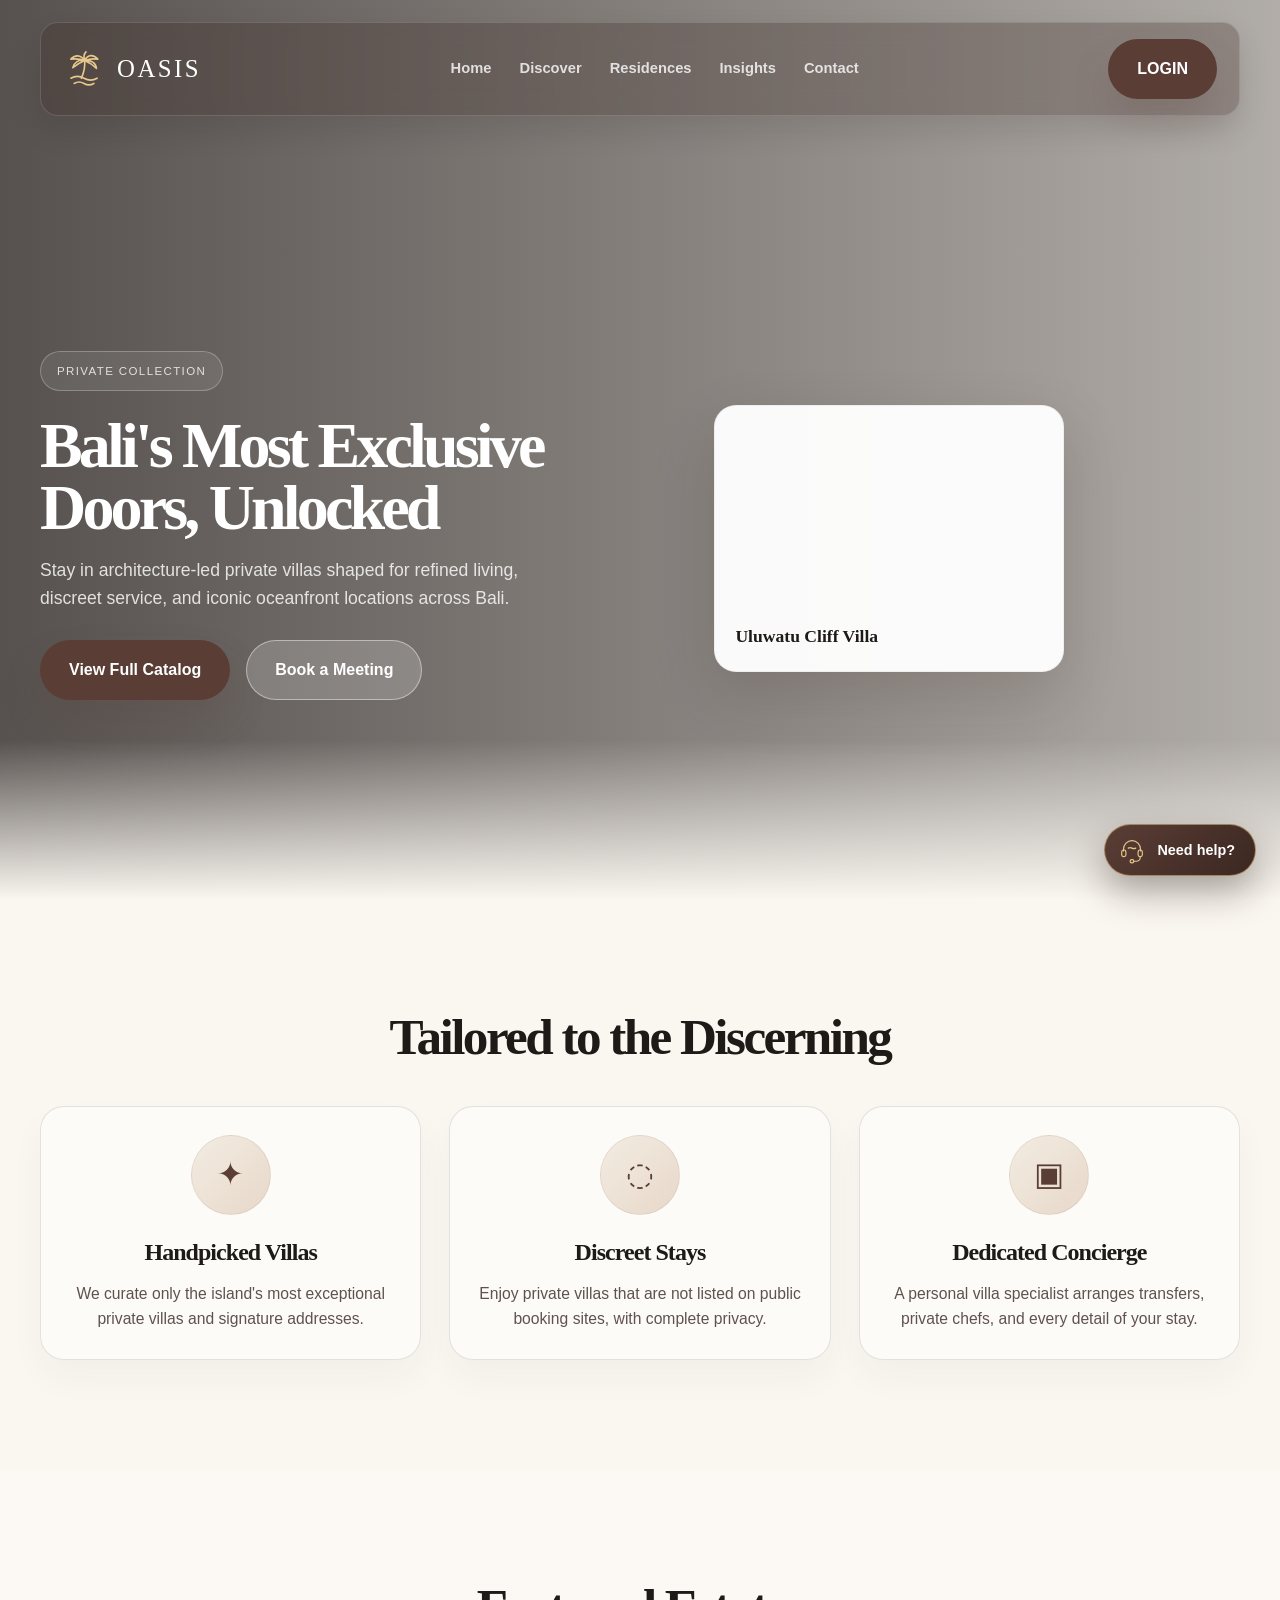
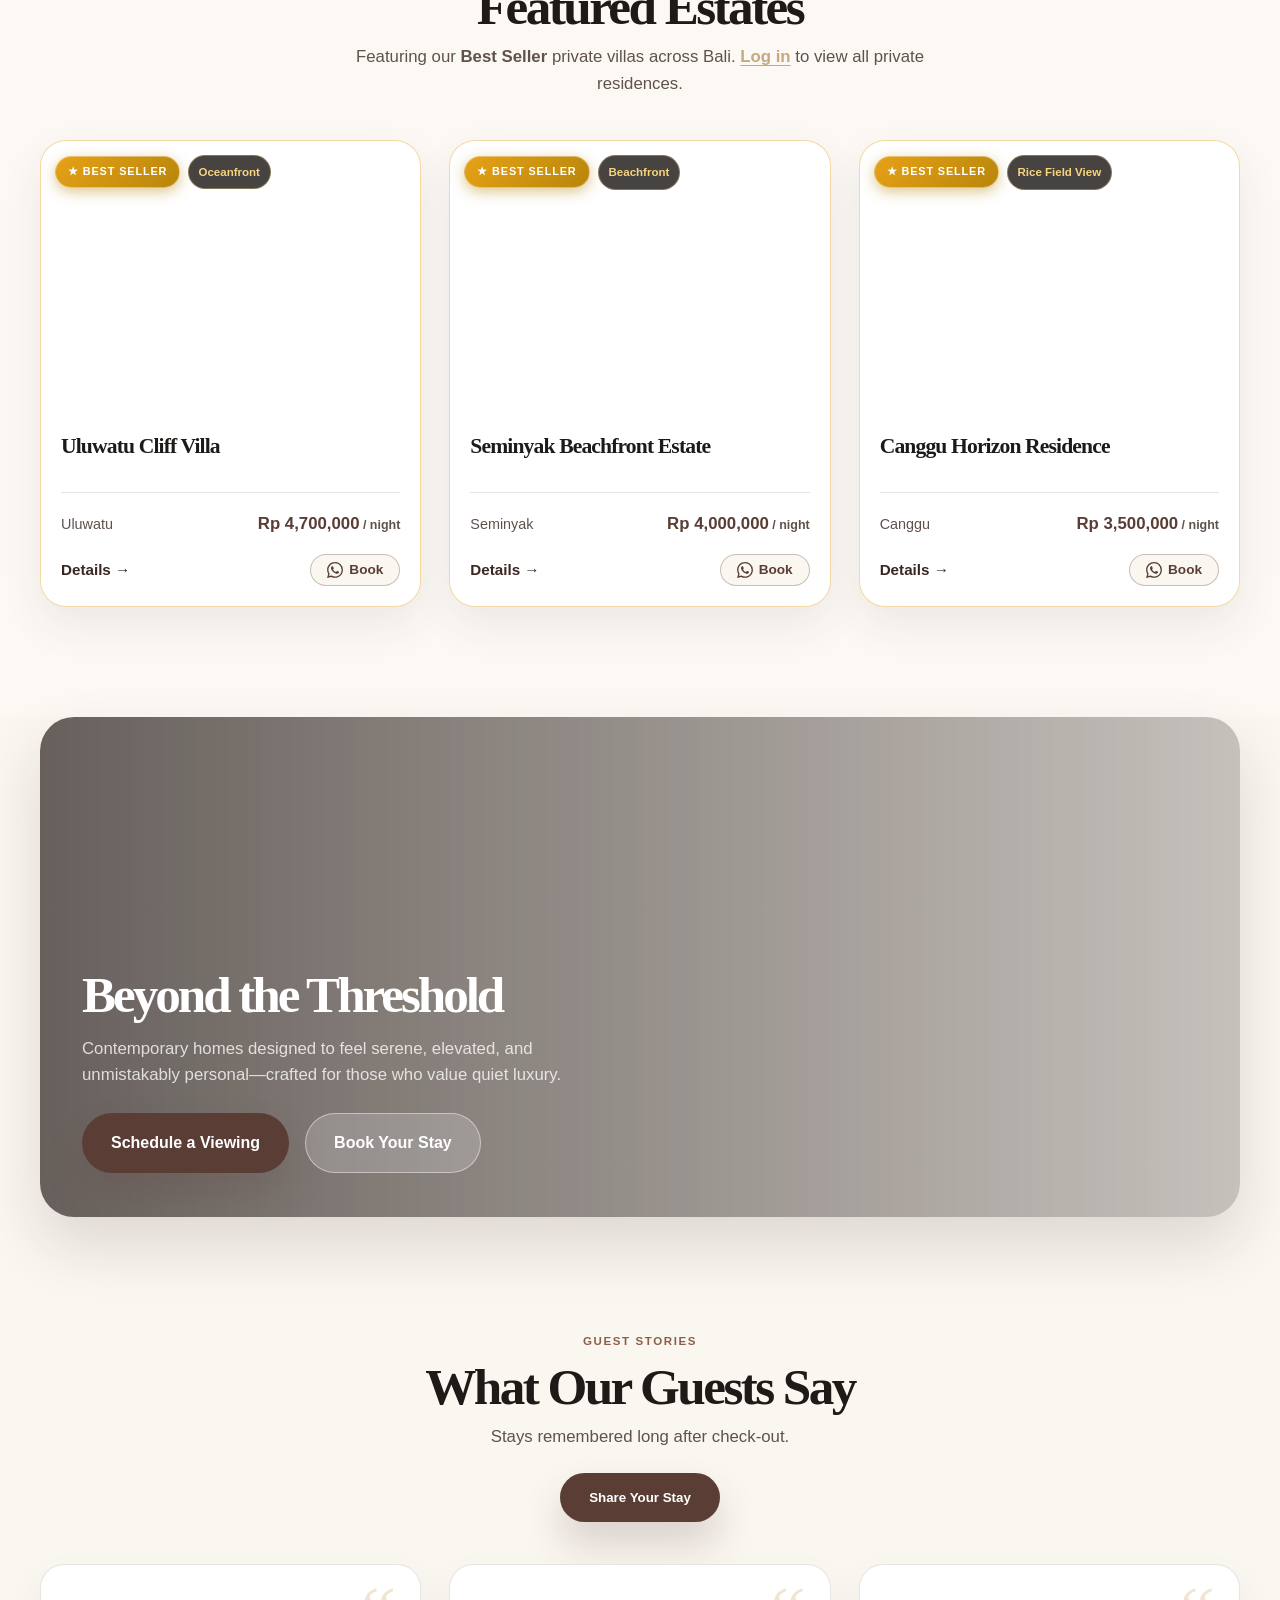
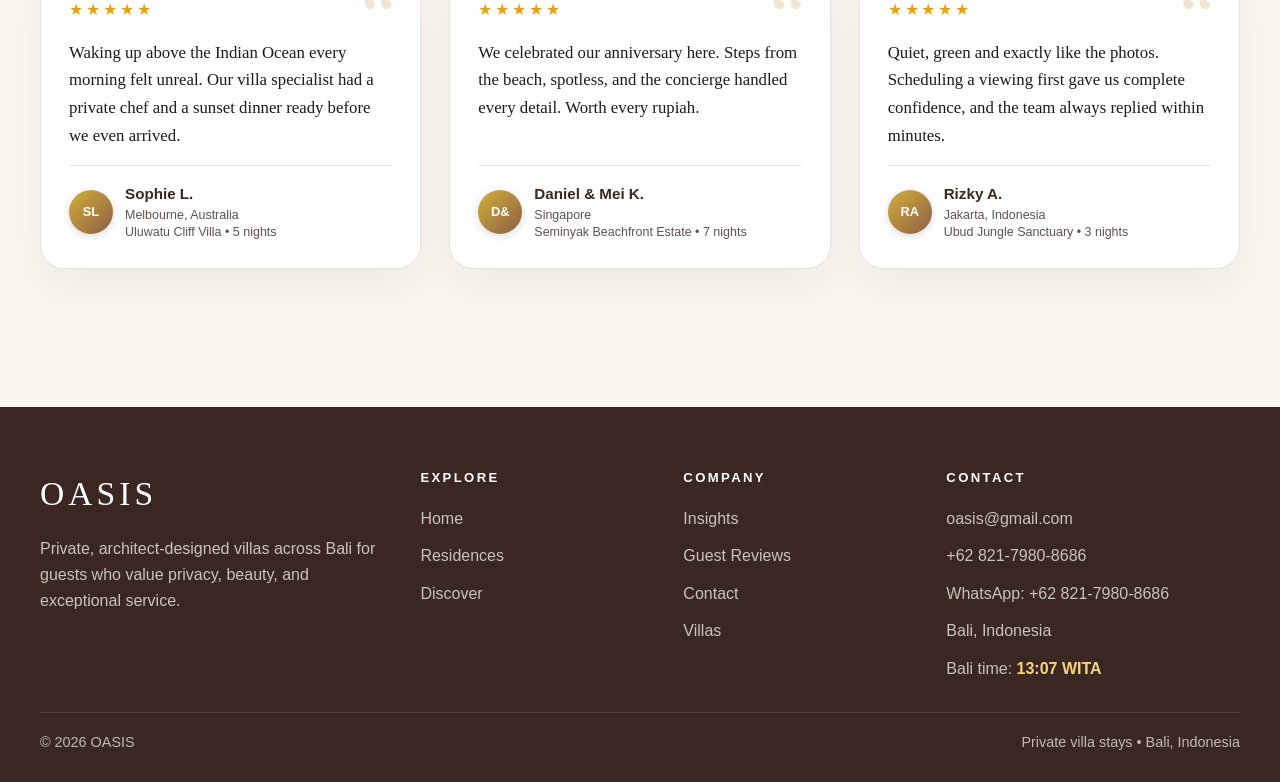
<file: index.html>
<!DOCTYPE html>
<html lang="en">
  <head>
    <meta charset="UTF-8" />
    <meta name="viewport" content="width=device-width, initial-scale=1.0, viewport-fit=cover" />
    <meta name="theme-color" content="#3b2721" />
    <meta name="description" content="OASIS offers private, architect-designed luxury villas for nightly stays across Bali, Indonesia." />
    <title>OASIS | Luxury Private Villa Stays in Bali</title>
    <link rel="icon" type="image/svg+xml" href="oasis-mark.svg" />
    <link href="https://cdn.jsdelivr.net/npm/aos@2.3.1/dist/aos.css" rel="stylesheet" />
    <link rel="stylesheet" href="style.css" />
  </head>
  <body>
    <!-- Header & Navigation -->
    <header class="site-header" data-aos="fade-down" data-aos-duration="900">
      <div class="container nav-wrap">
        <div class="brand serif">
          <img class="brand-mark" src="oasis-mark.svg" alt="" width="42" height="42" aria-hidden="true" />
          <span>OASIS</span>
        </div>

        <!-- Mobile / tablet only: opens the menu panel -->
        <button type="button" class="nav-toggle" id="navToggle" aria-label="Open menu" aria-expanded="false" aria-controls="navPanel">
          <span></span>
          <span></span>
          <span></span>
        </button>

        <!-- display: contents on desktop, so the layout there is unchanged -->
        <div class="nav-panel" id="navPanel">
          <nav class="nav-menu" aria-label="Main navigation">
            <a href="#home">Home</a>
            <a href="#discover">Discover</a>
            <a href="#residences">Residences</a>
            <a href="#insights">Insights</a>
            <a href="#contact">Contact</a>
          </nav>

          <!-- Dynamic Auth Area: LOGIN or member badge + logout -->
          <div id="authNavContainer">
            <a href="login.html" class="btn btn-primary nav-login-btn">LOGIN</a>
          </div>
        </div>
      </div>
    </header>

    <main>
      <!-- Hero Section -->
      <section class="hero" id="home">
        <div class="container hero-inner">
          <div class="hero-copy" data-aos="fade-right" data-aos-delay="200" data-aos-duration="900">
            <span class="kicker">Private Collection</span>
            <h1 class="serif">Bali's Most Exclusive Doors, Unlocked</h1>
            <p>
              Stay in architecture-led private villas shaped for refined living,
              discreet service, and iconic oceanfront locations across Bali.
            </p>

            <div class="cta-row">
              <a href="#residences" class="btn btn-primary" id="btnExploreCatalog">View Full Catalog</a>
              <a href="#book" class="btn btn-secondary" id="btnBookMeeting">Book a Meeting</a>
            </div>
          </div>

          <div class="hero-visual" aria-label="Featured villa preview" data-aos="zoom-in" data-aos-delay="300" data-aos-duration="1000">
            <!-- Filled from the catalog by main.js -->
            <div class="floating-card" id="heroFeatureCard">
              <div class="floating-thumb" id="heroFeatureThumb"></div>
              <div class="floating-content">
                <h3 class="serif" id="heroFeatureTitle">Uluwatu Cliff Villa</h3>
              </div>
            </div>
          </div>
        </div>
      </section>

      <!-- Discover Section -->
      <section class="section" id="discover">
        <div class="container">
          <div class="section-header" data-aos="fade-up" data-aos-delay="100">
            <h2 class="serif">Tailored to the Discerning</h2>
          </div>

          <div class="feature-grid">
            <article class="feature-card" data-aos="fade-up" data-aos-delay="100">
              <div class="feature-icon">✦</div>
              <h3 class="serif">Handpicked Villas</h3>
              <p>
                We curate only the island's most exceptional private villas and signature addresses.
              </p>
            </article>

            <article class="feature-card" data-aos="fade-up" data-aos-delay="200">
              <div class="feature-icon">◌</div>
              <h3 class="serif">Discreet Stays</h3>
              <p>
                Enjoy private villas that are not listed on public booking sites, with complete privacy.
              </p>
            </article>

            <article class="feature-card" data-aos="fade-up" data-aos-delay="300">
              <div class="feature-icon">▣</div>
              <h3 class="serif">Dedicated Concierge</h3>
              <p>
                A personal villa specialist arranges transfers, private chefs, and every detail of your stay.
              </p>
            </article>
          </div>
        </div>
      </section>

      <!-- Residences / Catalog Section -->
      <section class="section estates" id="residences">
        <div class="container">
          <div class="section-header" data-aos="fade-up" data-aos-delay="100">
            <h2 class="serif">Featured Estates</h2>
            <p id="catalogSubtitle" class="section-sub">
              An exclusive collection of private villas, available by the night.
            </p>
          </div>

          <!-- Property catalog grid (rendered by main.js) -->
          <div class="estate-grid" id="estateCatalogGrid"></div>
        </div>
      </section>

      <!-- Featured Banner / Viewing Section -->
      <section class="featured-banner" id="insights">
        <div class="container">
          <div class="banner-box" data-aos="zoom-in" data-aos-delay="150">
            <div class="banner-overlay">
              <h2 class="serif">Beyond the Threshold</h2>
              <p>
                Contemporary homes designed to feel serene, elevated, and unmistakably personal—crafted for those who value quiet luxury.
              </p>
              <div class="cta-row">
                <a href="#contact" class="btn btn-primary" id="btnScheduleViewing">Schedule a Viewing</a>
                <a href="#reserve" class="btn btn-secondary" id="btnBannerReserve" data-open-reserve="">Book Your Stay</a>
              </div>
            </div>
          </div>
        </div>
      </section>

      <!-- Guest Testimonials: published reviews from OasisDB (members can add their own).
           The three starter reviews in db.js are SAMPLE CONTENT: replace or hide them before going live. -->
      <section class="testimonials" id="testimonials" aria-labelledby="testimonialsTitle">
        <div class="container">
          <div class="section-header" data-aos="fade-up" data-aos-delay="100">
            <span class="section-kicker">Guest Stories</span>
            <h2 class="serif" id="testimonialsTitle">What Our Guests Say</h2>
            <p class="section-sub">Stays remembered long after check-out.</p>
            <button type="button" class="btn btn-primary testimonial-cta" id="btnShareStay">Share Your Stay</button>
          </div>

          <!-- Rendered by main.js -->
          <div class="testimonial-grid" id="testimonialGrid"></div>

          <div class="testimonial-more">
            <button type="button" class="btn btn-secondary-dark" id="btnShowAllReviews" hidden>Show all reviews</button>
          </div>
        </div>
      </section>
    </main>

    <!-- Site Footer -->
    <footer class="site-footer" id="contact">
      <div class="container">
        <div class="footer-grid">
          <div data-aos="fade-up" data-aos-delay="100">
            <div class="footer-brand serif">OASIS</div>
            <p>
              Private, architect-designed villas across Bali for guests who value privacy, beauty, and exceptional service.
            </p>
          </div>

          <div data-aos="fade-up" data-aos-delay="150">
            <h4>Explore</h4>
            <ul>
              <li><a href="#home">Home</a></li>
              <li><a href="#residences">Residences</a></li>
              <li><a href="#discover">Discover</a></li>
            </ul>
          </div>

          <div data-aos="fade-up" data-aos-delay="200">
            <h4>Company</h4>
            <ul>
              <li><a href="#insights">Insights</a></li>
              <li><a href="#testimonials">Guest Reviews</a></li>
              <li><a href="#contact">Contact</a></li>
              <li><a href="#residences">Villas</a></li>
            </ul>
          </div>

          <div data-aos="fade-up" data-aos-delay="250">
            <h4>Contact</h4>
            <ul>
              <li><a href="mailto:oasis@gmail.com">oasis@gmail.com</a></li>
              <li><a href="tel:+6282179808686">+62 821-7980-8686</a></li>
              <li><a href="https://wa.me/6282179808686?text=Hello%20OASIS%2C%20I%20would%20like%20to%20ask%20about%20your%20villas." target="_blank" rel="noopener">WhatsApp: +62 821-7980-8686</a></li>
              <li>Bali, Indonesia</li>
              <li class="footer-clock">Bali time: <strong id="baliClock">--:-- WITA</strong></li>
            </ul>
          </div>
        </div>

        <div class="footer-bottom" data-aos="fade-up" data-aos-delay="300">
          <span>© 2026 OASIS</span>
          <span>Private villa stays &bull; Bali, Indonesia</span>
        </div>
      </div>
    </footer>

    <!-- Mobile quick-action bar (phones only; hidden on larger screens) -->
    <nav class="mobile-quickbar" id="mobileQuickbar" aria-label="Quick actions">
      <a href="#residences" class="quickbar-item" data-quick="villas">
        <svg viewBox="0 0 24 24" aria-hidden="true"><path d="M3 11.5 12 4l9 7.5"/><path d="M5.5 10v10h13V10"/><path d="M10 20v-5h4v5"/></svg>
        <span>Villas</span>
      </a>
      <button type="button" class="quickbar-item" data-quick="meeting">
        <svg viewBox="0 0 24 24" aria-hidden="true"><rect x="3.5" y="5" width="17" height="15" rx="2"/><path d="M3.5 10h17M8 3v4M16 3v4"/></svg>
        <span>Meeting</span>
      </button>
      <button type="button" class="quickbar-item" data-quick="viewing">
        <svg viewBox="0 0 24 24" aria-hidden="true"><path d="M2.5 12S6 5.5 12 5.5 21.5 12 21.5 12 18 18.5 12 18.5 2.5 12 2.5 12Z"/><circle cx="12" cy="12" r="3"/></svg>
        <span>Viewing</span>
      </button>
      <a href="#testimonials" class="quickbar-item" data-quick="reviews">
        <svg viewBox="0 0 24 24" aria-hidden="true"><path d="m12 3.8 2.5 5.1 5.6.8-4 3.9.9 5.6-5-2.6-5 2.6.9-5.6-4-3.9 5.6-.8Z"/></svg>
        <span>Reviews</span>
      </a>
      <button type="button" class="quickbar-item" data-quick="account">
        <svg viewBox="0 0 24 24" aria-hidden="true"><circle cx="12" cy="8.5" r="3.8"/><path d="M4.5 20c1.2-3.6 4-5.5 7.5-5.5s6.3 1.9 7.5 5.5"/></svg>
        <span id="quickbarAccountLabel">Log In</span>
        <span class="quickbar-badge" id="quickbarTicketCount" hidden>0</span>
      </button>
    </nav>

    <!-- Concierge (customer service): always-visible help button + FAQ panel about OASIS and this site -->
    <button type="button" class="cs-fab" id="csFab" aria-expanded="false" aria-controls="csPanel" aria-label="Need help? Open OASIS Concierge">
      <img class="cs-logo" src="oasis-cs.svg" alt="" width="30" height="30" />
      <span class="cs-fab-label">Need help?</span>
    </button>

    <section class="cs-panel" id="csPanel" role="dialog" aria-labelledby="csTitle" tabindex="-1" hidden>
      <header class="cs-panel-head">
        <span class="cs-panel-logo"><img src="oasis-cs.svg" alt="" width="34" height="34" /></span>
        <div>
          <h2 class="serif cs-panel-title" id="csTitle">OASIS Concierge</h2>
          <p>Questions about our villas, booking or this website? Start here.</p>
        </div>
        <button type="button" class="cs-close" id="csClose" aria-label="Close concierge">&times;</button>
      </header>

      <div class="cs-panel-body">
        <div class="cs-actions">
          <button type="button" class="btn btn-primary btn-sm" id="csBookStay">Book Your Stay</button>
          <a class="btn btn-whatsapp btn-sm" id="csAskWhatsApp" href="#" target="_blank" rel="noopener">
            <svg class="wa-icon" viewBox="0 0 24 24" aria-hidden="true"><use href="#waGlyph" /></svg>
            Chat with Us
          </a>
        </div>

        <h3 class="cs-faq-heading">Frequently asked</h3>
        <div class="cs-faq">
          <details name="csFaq">
            <summary>What is OASIS?</summary>
            <p>OASIS is a private collection of luxury villas in Bali, rented by the night: <span id="csVillaSummary">architect-designed villas across the island</span>, each with a dedicated concierge. We rent villas; we don't sell them.</p>
          </details>
          <details name="csFaq">
            <summary>How do I book a stay?</summary>
            <p>Press <strong>Book</strong> on any villa (or <strong>Book Your Stay</strong> above), choose your dates and guests, then <strong>Continue to WhatsApp</strong>. Your request opens in WhatsApp ready to send, and our team replies to confirm availability and the final rate.</p>
          </details>
          <details name="csFaq">
            <summary>How much does a night cost?</summary>
            <p><span id="csRateRange">Each villa card shows its nightly rate.</span> The booking form shows an estimated total for your dates.</p>
          </details>
          <details name="csFaq">
            <summary>Do I pay on the website?</summary>
            <p>No. Nothing is charged online. Once your stay is confirmed on WhatsApp, our team arranges payment with you directly.</p>
          </details>
          <details name="csFaq">
            <summary>Do I need an account?</summary>
            <p>Not to browse villas. A free member account is required to book a stay, view full villa details, schedule meetings or viewings, get e-tickets, and write reviews. <a href="register.html">Create an account</a></p>
          </details>
          <details name="csFaq">
            <summary>What are meetings and viewings?</summary>
            <p>A <strong>meeting</strong> is a private consultation with a villa specialist, in Seminyak or online, to plan your stay. A <strong>viewing</strong> is a private visit to a villa with a chauffeur. Members book both here and receive an e-ticket.</p>
          </details>
          <details name="csFaq">
            <summary>Which time zone do you use?</summary>
            <p>Bali time (WITA, UTC+8) everywhere on the site, whatever time zone you are in.</p>
          </details>
          <details name="csFaq">
            <summary>How can I reach you?</summary>
            <p>WhatsApp or call <a class="text-nowrap" href="tel:+6282179808686">+62 821-7980-8686</a>, or email <a href="mailto:oasis@gmail.com">oasis@gmail.com</a>.</p>
          </details>
        </div>
      </div>
    </section>

    <!-- Shared icon: WhatsApp glyph, used as <use href="#waGlyph"> -->
    <svg width="0" height="0" style="position: absolute" aria-hidden="true" focusable="false">
      <symbol id="waGlyph" viewBox="0 0 24 24">
        <path fill="currentColor" d="M17.47 14.38c-.3-.15-1.76-.87-2.03-.97-.27-.1-.47-.15-.67.15-.2.3-.77.97-.94 1.16-.17.2-.35.22-.64.08-.3-.15-1.26-.46-2.39-1.48-.88-.79-1.48-1.76-1.65-2.06-.17-.3-.02-.46.13-.6.13-.14.3-.35.45-.52.15-.18.2-.3.3-.5.1-.2.05-.37-.03-.52-.07-.15-.67-1.61-.92-2.2-.24-.59-.49-.5-.67-.51h-.57c-.2 0-.52.07-.79.37-.27.3-1.04 1.02-1.04 2.48s1.07 2.88 1.21 3.07c.15.2 2.1 3.2 5.08 4.49.71.31 1.26.49 1.7.63.71.22 1.36.19 1.87.12.57-.09 1.76-.72 2-1.41.25-.7.25-1.29.18-1.42-.08-.12-.28-.2-.57-.35M12.05 21.78h-.01a9.87 9.87 0 0 1-5.03-1.38l-.36-.21-3.74.98 1-3.65-.24-.37a9.86 9.86 0 0 1-1.51-5.26c0-5.45 4.44-9.88 9.89-9.88 2.64 0 5.12 1.03 6.99 2.9a9.82 9.82 0 0 1 2.89 6.99c0 5.45-4.44 9.88-9.88 9.88m8.41-18.3A11.81 11.81 0 0 0 12.05 0C5.5 0 .16 5.34.16 11.89c0 2.1.55 4.14 1.59 5.95L.06 24l6.3-1.65a11.88 11.88 0 0 0 5.68 1.45h.01c6.55 0 11.89-5.34 11.89-11.89a11.82 11.82 0 0 0-3.48-8.41Z" />
      </symbol>
    </svg>

    <!-- ================= MODALS ================= -->

    <!-- Modal: Book Your Stay (request sent on WhatsApp) -->
    <div class="modal-overlay" id="reserveModal">
      <div class="modal-dialog">
        <button class="modal-close" aria-label="Close modal">&times;</button>
        <div class="modal-header">
          <span class="modal-kicker">Villa Reservation</span>
          <h3 class="serif modal-title">Book Your Stay</h3>
          <p class="modal-desc">Choose your villa and dates. We write the request for you and open WhatsApp, ready to send to our reservations team at <strong class="text-nowrap">+62 821-7980-8686</strong>.</p>
        </div>
        <form id="formReserve" class="modal-form" novalidate>
          <p class="form-error" id="rsError" role="alert" hidden></p>
          <div class="form-group">
            <label for="rsVilla">Villa</label>
            <select id="rsVilla" required>
              <!-- Populated by main.js -->
            </select>
          </div>
          <div class="form-row">
            <div class="form-group">
              <label for="rsCheckIn">Check-in</label>
              <input type="date" id="rsCheckIn" required />
            </div>
            <div class="form-group">
              <label for="rsCheckOut">Check-out</label>
              <input type="date" id="rsCheckOut" required />
            </div>
          </div>
          <div class="form-row">
            <div class="form-group">
              <label for="rsGuests">Guests</label>
              <input type="number" id="rsGuests" min="1" max="30" step="1" value="2" required />
            </div>
            <div class="form-group">
              <label for="rsName">Full Name</label>
              <input type="text" id="rsName" required maxlength="100" autocomplete="name" placeholder="Your name" />
            </div>
          </div>
          <div class="form-group">
            <label for="rsNote">Special Requests <span class="label-optional">(optional)</span></label>
            <textarea id="rsNote" class="textarea-short" rows="2" maxlength="300" placeholder="e.g. airport pickup, private chef, a celebration"></textarea>
          </div>
          <div class="reserve-summary" id="rsSummary" aria-live="polite"></div>
          <button type="submit" class="btn btn-whatsapp btn-block">
            <svg class="wa-icon" viewBox="0 0 24 24" aria-hidden="true"><use href="#waGlyph" /></svg>
            Continue to WhatsApp
          </button>
          <small class="form-hint text-center">Nothing is charged online. Our team confirms availability and the final rate with you on WhatsApp.</small>
        </form>
      </div>
    </div>

    <!-- Modal: WhatsApp reservation message ready -->
    <div class="modal-overlay" id="reserveReadyModal">
      <div class="modal-dialog">
        <button class="modal-close" aria-label="Close modal">&times;</button>
        <div class="booking-success-header text-center">
          <div class="theme-success-badge whatsapp-badge">
            <svg class="wa-icon" viewBox="0 0 24 24" aria-hidden="true"><use href="#waGlyph" /></svg>
          </div>
          <span class="modal-kicker">WhatsApp Reservation</span>
          <h3 class="serif modal-title">Your Request Is Ready</h3>
          <p class="modal-desc">
            We opened WhatsApp with the message below. Press <strong>Send</strong> there to reach our reservations team at <span class="text-nowrap">+62 821-7980-8686</span>. If WhatsApp did not open, use the button below.
          </p>
        </div>
        <pre class="wa-preview" id="rsPreview"></pre>
        <div class="booking-success-actions">
          <a href="#" id="rsOpenWhatsApp" class="btn btn-whatsapp" target="_blank" rel="noopener">
            <svg class="wa-icon" viewBox="0 0 24 24" aria-hidden="true"><use href="#waGlyph" /></svg>
            Open WhatsApp
          </a>
          <button type="button" class="btn btn-ghost modal-close-trigger">
            Close
          </button>
        </div>
      </div>
    </div>

    <!-- Modal: Share Your Stay (member review) -->
    <div class="modal-overlay" id="reviewModal">
      <div class="modal-dialog">
        <button class="modal-close" aria-label="Close modal">&times;</button>
        <div class="modal-header">
          <span class="modal-kicker">Guest Stories</span>
          <h3 class="serif modal-title">Share Your Stay</h3>
          <p class="modal-desc">Tell future guests about your villa. Your review appears on the website straight away.</p>
        </div>
        <form id="formReview" class="modal-form" novalidate>
          <p class="form-error" id="rvError" role="alert" hidden></p>
          <div class="form-group">
            <span class="form-label" id="rvRatingLabel">Your Rating</span>
            <!-- data-show (set by main.js) = how many stars are lit -->
            <div class="star-input" id="rvStars" role="radiogroup" aria-labelledby="rvRatingLabel" data-show="5">
              <input type="radio" id="rvRating1" name="rvRating" value="1" /><label for="rvRating1" title="1 star — Poor">★<span class="sr-only">1 star</span></label>
              <input type="radio" id="rvRating2" name="rvRating" value="2" /><label for="rvRating2" title="2 stars — Fair">★<span class="sr-only">2 stars</span></label>
              <input type="radio" id="rvRating3" name="rvRating" value="3" /><label for="rvRating3" title="3 stars — Good">★<span class="sr-only">3 stars</span></label>
              <input type="radio" id="rvRating4" name="rvRating" value="4" /><label for="rvRating4" title="4 stars — Very good">★<span class="sr-only">4 stars</span></label>
              <input type="radio" id="rvRating5" name="rvRating" value="5" checked /><label for="rvRating5" title="5 stars — Exceptional">★<span class="sr-only">5 stars</span></label>
              <span class="star-input-text" id="rvStarsText" aria-hidden="true">Exceptional</span>
            </div>
          </div>
          <div class="form-row">
            <div class="form-group">
              <label for="rvVilla">Villa You Stayed In</label>
              <select id="rvVilla" required>
                <!-- Populated by main.js -->
              </select>
            </div>
            <div class="form-group">
              <label for="rvNights">Nights</label>
              <input type="number" id="rvNights" min="1" max="365" step="1" required placeholder="e.g. 3" />
            </div>
          </div>
          <div class="form-group">
            <label for="rvText">Your Review</label>
            <textarea id="rvText" rows="4" minlength="20" maxlength="500" required placeholder="What made your stay special?"></textarea>
            <small class="form-hint" id="rvTextCount">0 / 500 characters (minimum 20)</small>
          </div>
          <div class="form-row">
            <div class="form-group">
              <label for="rvName">Name to Show</label>
              <input type="text" id="rvName" maxlength="40" required placeholder="e.g. Ayu S." />
            </div>
            <div class="form-group">
              <label for="rvCity">City / Country <span class="label-optional">(optional)</span></label>
              <input type="text" id="rvCity" maxlength="60" placeholder="e.g. Jakarta, Indonesia" />
            </div>
          </div>
          <button type="submit" class="btn btn-primary btn-block">Publish Review</button>
        </form>
      </div>
    </div>

    <!-- Modal: Book a Meeting -->
    <div class="modal-overlay" id="bookMeetingModal">
      <div class="modal-dialog">
        <button class="modal-close" aria-label="Close modal">&times;</button>
        <div class="modal-header">
          <span class="modal-kicker">Private Consultation</span>
          <h3 class="serif modal-title">Book a Meeting</h3>
          <p class="modal-desc">Plan your stay in person or online with one of our Senior Villa Specialists. All times are Bali time (WITA, UTC+8).</p>
        </div>
        <form id="formBookMeeting" class="modal-form">
          <p class="form-error" id="bmError" role="alert" hidden></p>
          <div class="form-group">
            <label for="bmName">Full Name</label>
            <input type="text" id="bmName" required maxlength="100" autocomplete="name" placeholder="Your name" />
          </div>
          <div class="form-group">
            <label for="bmEmail">Email Address</label>
            <input type="email" id="bmEmail" required maxlength="254" autocomplete="email" placeholder="name@domain.com" />
          </div>
          <div class="form-row">
            <div class="form-group">
              <label for="bmDate">Meeting Date</label>
              <input type="date" id="bmDate" required />
            </div>
            <div class="form-group">
              <label for="bmTime">Time (WITA)</label>
              <select id="bmTime" required>
                <option value="10:00 – 11:30 WITA">10:00 – 11:30 WITA</option>
                <option value="14:00 – 15:30 WITA">14:00 – 15:30 WITA</option>
                <option value="16:30 – 18:00 WITA">16:30 – 18:00 WITA</option>
                <option value="20:00 – 21:00 WITA">20:00 – 21:00 WITA</option>
              </select>
            </div>
          </div>
          <div class="form-group">
            <label for="bmTopic">Consultation Focus</label>
            <select id="bmTopic">
              <option value="Private Villa Stay">Private Villa Stay</option>
              <option value="Long Stay &amp; Monthly Rental">Long Stay &amp; Monthly Rental</option>
              <option value="Wedding &amp; Private Event">Wedding &amp; Private Event</option>
              <option value="Group &amp; Corporate Retreat">Group &amp; Corporate Retreat</option>
            </select>
          </div>
          <button type="submit" class="btn btn-primary btn-block">Confirm Appointment</button>
        </form>
      </div>
    </div>

    <!-- Modal: Schedule a Viewing -->
    <div class="modal-overlay" id="scheduleViewingModal">
      <div class="modal-dialog">
        <button class="modal-close" aria-label="Close modal">&times;</button>
        <div class="modal-header">
          <span class="modal-kicker">Exclusive Site Visit</span>
          <h3 class="serif modal-title">Schedule a Viewing</h3>
          <p class="modal-desc">Enjoy a private visit to the architectural masterpiece of your choice, with a private chauffeur. All sessions are Bali time (WITA, UTC+8).</p>
        </div>
        <form id="formScheduleViewing" class="modal-form">
          <p class="form-error" id="svError" role="alert" hidden></p>
          <div class="form-group">
            <label for="svEstate">Select Villa</label>
            <select id="svEstate" required>
              <!-- Populated by main.js -->
            </select>
          </div>
          <div class="form-row">
            <div class="form-group">
              <label for="svName">Your Name</label>
              <input type="text" id="svName" required maxlength="100" autocomplete="name" placeholder="Your name" />
            </div>
            <div class="form-group">
              <label for="svEmail">Contact Email</label>
              <input type="email" id="svEmail" required maxlength="254" autocomplete="email" placeholder="name@domain.com" />
            </div>
          </div>
          <div class="form-row">
            <div class="form-group">
              <label for="svDate">Viewing Date</label>
              <input type="date" id="svDate" required />
            </div>
            <div class="form-group">
              <label for="svTimeSlot">Session (WITA)</label>
              <select id="svTimeSlot" required>
                <option value="Morning (09:30 – 11:30 WITA)">Morning (09:30 – 11:30 WITA)</option>
                <option value="Afternoon (13:30 – 15:30 WITA)">Afternoon (13:30 – 15:30 WITA)</option>
                <option value="Sunset Golden Hour (16:30 – 18:30 WITA)">Sunset Golden Hour (16:30 – 18:30 WITA)</option>
              </select>
            </div>
          </div>
          <div class="form-group">
            <label for="svGuests">Number of Guests</label>
            <select id="svGuests">
              <option value="1–2 Guests">1 – 2 Guests</option>
              <option value="3–4 Guests">3 – 4 Guests</option>
              <option value="Large Family (4+ Guests)">Large Family (4+ Guests)</option>
            </select>
          </div>
          <button type="submit" class="btn btn-primary btn-block">Schedule Private Viewing</button>
        </form>
      </div>
    </div>

    <!-- Modal: Property Detail (bedrooms, bathrooms, facilities) -->
    <div class="modal-overlay" id="propertyDetailModal">
      <div class="modal-dialog modal-dialog-lg">
        <button class="modal-close" aria-label="Close modal">&times;</button>

        <div class="pd-hero-banner" id="pdImage">
          <div class="pd-banner-overlay">
            <div class="pd-badges">
              <span id="pdBestSellerBadge" class="badge-best-seller">★ BEST SELLER</span>
              <span id="pdTag" class="estate-tag tag-gold">Oceanfront</span>
            </div>
            <h3 class="serif pd-title" id="pdTitle">-</h3>
            <div class="pd-meta-row">
              <span class="pd-location" id="pdLocation">-</span>
              <div class="pd-price-stack">
                <span class="pd-price" id="pdPrice">-</span>
                <span class="pd-rate" id="pdRate">-</span>
              </div>
            </div>
          </div>
        </div>

        <div class="pd-body">
          <p class="pd-description" id="pdDescription">-</p>

          <!-- Unit specifications -->
          <div class="pd-specs-section">
            <h4 class="pd-section-heading">Unit Specifications</h4>
            <div class="pd-specs-grid">
              <div class="pd-spec-box">
                <span class="pd-spec-icon">🛏️</span>
                <span class="pd-spec-label">Bedrooms</span>
                <strong class="pd-spec-value" id="pdBedrooms">-</strong>
              </div>
              <div class="pd-spec-box">
                <span class="pd-spec-icon">🚿</span>
                <span class="pd-spec-label">Bathrooms</span>
                <strong class="pd-spec-value" id="pdBathrooms">-</strong>
              </div>
              <div class="pd-spec-box">
                <span class="pd-spec-icon">📐</span>
                <span class="pd-spec-label">Building Area</span>
                <strong class="pd-spec-value" id="pdArea">-</strong>
              </div>
              <div class="pd-spec-box">
                <span class="pd-spec-icon">🚗</span>
                <span class="pd-spec-label">Garage</span>
                <strong class="pd-spec-value" id="pdGarage">-</strong>
              </div>
            </div>
          </div>

          <!-- Facilities -->
          <div class="pd-facilities-section">
            <h4 class="pd-section-heading">Exclusive Facilities &amp; Highlights</h4>
            <ul class="pd-facilities-list" id="pdFacilitiesList"></ul>
          </div>
        </div>

        <!-- Fixed action footer -->
        <div class="pd-actions">
          <button type="button" id="btnScheduleFromDetail" class="btn btn-secondary-dark">
            Schedule a Viewing
          </button>
          <button type="button" id="btnReserveFromDetail" class="btn btn-primary">
            Book This Villa
          </button>
        </div>
      </div>
    </div>

    <!-- Modal: Meeting booked + official OASIS e-ticket -->
    <div class="modal-overlay" id="bookingSuccessModal">
      <div class="modal-dialog modal-dialog-ticket">
        <button class="modal-close" aria-label="Close modal">&times;</button>
        <div class="booking-success-header text-center">
          <div class="theme-success-badge">
            <span class="theme-badge-mark">O</span>
          </div>
          <span class="modal-kicker">Official OASIS Confirmation</span>
          <h3 class="serif modal-title">Your Meeting Is Confirmed</h3>
          <p class="modal-desc">
            Your private consultation e-ticket is now active. A confirmation has been sent to <strong id="bsSentEmail">client@domain.com</strong>.
          </p>
        </div>

        <!-- OASIS consultation e-ticket -->
        <div class="oasis-eticket" id="oasisETicket">
          <div class="eticket-top">
            <div class="eticket-brand">
              <span class="eticket-logo serif">O</span>
              <div>
                <div class="eticket-brand-title serif">OASIS VILLAS</div>
                <div class="eticket-brand-sub">PRIVATE CONSULTATION &bull; VIP PASS</div>
              </div>
            </div>
            <div class="eticket-pass-meta">
              <span class="eticket-pass-tag">CONFIRMED</span>
              <div class="eticket-ref-code" id="etRefNo">OASIS-MTG-00000</div>
            </div>
          </div>

          <div class="eticket-divider">
            <span class="eticket-notch notch-left"></span>
            <span class="eticket-line"></span>
            <span class="eticket-notch notch-right"></span>
          </div>

          <div class="eticket-body">
            <div class="eticket-grid">
              <div class="eticket-col">
                <span class="eticket-field-label">CLIENT NAME</span>
                <strong class="eticket-field-val" id="etClientName">-</strong>
              </div>
              <div class="eticket-col">
                <span class="eticket-field-label">CONFIRMATION EMAIL</span>
                <span class="eticket-field-val" id="etEmail">-</span>
              </div>
              <div class="eticket-col">
                <span class="eticket-field-label">CONSULTATION DATE</span>
                <strong class="eticket-field-val highlight" id="etDate">-</strong>
              </div>
              <div class="eticket-col">
                <span class="eticket-field-label">MEETING TIME (BALI)</span>
                <strong class="eticket-field-val highlight" id="etTime">-</strong>
              </div>
              <div class="eticket-col eticket-col-full">
                <span class="eticket-field-label">CONSULTATION FOCUS</span>
                <span class="eticket-field-val" id="etTopic">-</span>
              </div>
              <div class="eticket-col eticket-col-full">
                <span class="eticket-field-label">VILLA SPECIALIST &amp; VENUE</span>
                <span class="eticket-field-val">Alexander Wright (Senior Villa Specialist) &bull; Private VIP Lounge, Seminyak, Bali / Online VIP Room</span>
              </div>
            </div>

            <!-- Barcode & seal -->
            <div class="eticket-barcode-row">
              <div class="barcode-block">
                <div class="barcode-graphic"></div>
                <span class="barcode-text" id="etBarcodeNum">OASIS-VERIFIED-PASS</span>
              </div>
              <div class="eticket-seal">
                <div class="seal-inner">
                  <span>OFFICIAL</span>
                  <strong>OASIS</strong>
                  <small>VILLAS</small>
                </div>
              </div>
            </div>
          </div>
        </div>

        <div class="booking-success-actions">
          <div class="ticket-action-row">
            <button type="button" id="btnPrintTicket" class="btn btn-secondary-dark">
              Print / Save E-Ticket
            </button>
            <button type="button" id="btnViewEmailConfirmation" class="btn btn-primary">
              Open Confirmation Email
            </button>
          </div>
          <a href="#" id="btnWhatsAppMeeting" class="btn btn-whatsapp" target="_blank" rel="noopener">
            <svg class="wa-icon" viewBox="0 0 24 24" aria-hidden="true"><use href="#waGlyph" /></svg>
            Confirm on WhatsApp
          </a>
          <button type="button" class="btn btn-ghost modal-close-trigger">
            Close
          </button>
        </div>
      </div>
    </div>

    <!-- Modal: Confirmation email preview -->
    <div class="modal-overlay" id="emailConfirmationModal">
      <div class="modal-dialog modal-dialog-lg">
        <button class="modal-close" aria-label="Close modal">&times;</button>

        <div class="email-client-header">
          <div class="email-client-topbar">
            <span class="email-app-badge">✉️ Confirmation Inbox</span>
            <span class="email-status-pill">Status: Sent Automatically</span>
          </div>
          <div class="email-meta-grid">
            <div class="email-meta-item">
              <span class="meta-tag">From:</span>
              <span class="meta-val"><strong>OASIS Guest Relations</strong> &lt;oasis@gmail.com&gt;</span>
            </div>
            <div class="email-meta-item">
              <span class="meta-tag">To:</span>
              <span class="meta-val" id="emRecipient">-</span>
            </div>
            <div class="email-meta-item">
              <span class="meta-tag">Subject:</span>
              <span class="meta-val" id="emSubject">Official Confirmation: OASIS Private Stay Consultation</span>
            </div>
            <div class="email-meta-item">
              <span class="meta-tag">Sent:</span>
              <span class="meta-val" id="emTimestamp">-</span>
            </div>
          </div>
        </div>

        <div class="email-client-body">
          <div class="email-letterhead">
            <div class="email-brand-logo serif">OASIS</div>
            <span class="email-brand-tagline">Private Villa Stays &bull; Bali, Indonesia</span>
          </div>

          <div class="email-greeting">
            <p>Dear <strong id="emClientName">-</strong>,</p>
            <p>
              Thank you for choosing OASIS Villas. We are pleased to confirm that your private consultation to plan your villa stay has been scheduled with one of our Senior Villa Specialists.
            </p>
          </div>

          <div class="email-schedule-box">
            <h5 class="schedule-box-title">OFFICIAL CONSULTATION DETAILS</h5>
            <table class="email-table">
              <tr>
                <td>Reference Number</td>
                <td>: <strong id="emTableRef">-</strong></td>
              </tr>
              <tr>
                <td>Meeting Date</td>
                <td>: <span id="emTableDate">-</span></td>
              </tr>
              <tr>
                <td>Session Time</td>
                <td>: <span id="emTableTime">-</span></td>
              </tr>
              <tr>
                <td>Consultation Focus</td>
                <td>: <span id="emTableTopic">-</span></td>
              </tr>
              <tr>
                <td>Villa Specialist</td>
                <td>: <span>Alexander Wright (Senior Villa Specialist)</span></td>
              </tr>
              <tr>
                <td>Meeting Format</td>
                <td>: <span>Private VIP Lounge (Seminyak, Bali) / Google Meet VIP Room</span></td>
              </tr>
            </table>
          </div>

          <div class="email-footer-note">
            <p>
              Please arrive 10 minutes before your session begins. All times are Bali time (WITA, UTC+8). If you need to reschedule or have a special request, contact our dedicated concierge by phone or WhatsApp at <strong>+62 821-7980-8686</strong>, email <strong>oasis@gmail.com</strong>, or simply reply to this message.
            </p>
            <div class="email-signature">
              <div class="signature-name serif">Alexander Wright</div>
              <div class="signature-title">Senior Villa Specialist &bull; OASIS Villas</div>
            </div>
          </div>

          <div class="email-client-actions">
            <a href="#" id="btnOpenMailto" class="btn btn-primary btn-sm">
              Open in Email App
            </a>
            <button type="button" class="btn btn-secondary-dark btn-sm modal-close-trigger">
              Close Email
            </button>
          </div>
        </div>
      </div>
    </div>

    <!-- Modal: Viewing scheduled -->
    <div class="modal-overlay" id="viewingSuccessModal">
      <div class="modal-dialog modal-dialog-ticket">
        <button class="modal-close" aria-label="Close modal">&times;</button>
        <div class="booking-success-header text-center">
          <div class="theme-success-badge">
            <span class="theme-badge-mark">O</span>
          </div>
          <span class="modal-kicker">Viewing Confirmation</span>
          <h3 class="serif modal-title">Your Viewing Is Scheduled</h3>
          <p class="modal-desc">
            Your private visit has been reserved. The OASIS private chauffeur and VIP site host will be ready to welcome you.
          </p>
        </div>

        <!-- Viewing E-Pass -->
        <div class="oasis-eticket" id="oasisViewingETicket">
          <div class="eticket-top">
            <div class="eticket-brand">
              <span class="eticket-logo serif">O</span>
              <div>
                <div class="eticket-brand-title serif">OASIS SITE VISIT</div>
                <div class="eticket-brand-sub">EXCLUSIVE VILLA VIEWING PASS</div>
              </div>
            </div>
            <div class="eticket-pass-meta">
              <span class="eticket-pass-tag">CONFIRMED</span>
              <div class="eticket-ref-code" id="vsRefNo">OASIS-VISIT-00000</div>
            </div>
          </div>

          <div class="eticket-divider">
            <span class="eticket-notch notch-left"></span>
            <span class="eticket-line"></span>
            <span class="eticket-notch notch-right"></span>
          </div>

          <div class="eticket-body">
            <div class="eticket-grid">
              <div class="eticket-col eticket-col-full">
                <span class="eticket-field-label">VILLA</span>
                <strong class="eticket-field-val highlight" id="vsProperty">-</strong>
              </div>
              <div class="eticket-col">
                <span class="eticket-field-label">GUEST NAME</span>
                <strong class="eticket-field-val" id="vsName">-</strong>
              </div>
              <div class="eticket-col">
                <span class="eticket-field-label">CONTACT EMAIL</span>
                <span class="eticket-field-val" id="vsEmail">-</span>
              </div>
              <div class="eticket-col">
                <span class="eticket-field-label">VIEWING DATE</span>
                <strong class="eticket-field-val highlight" id="vsDate">-</strong>
              </div>
              <div class="eticket-col">
                <span class="eticket-field-label">SESSION (BALI TIME)</span>
                <strong class="eticket-field-val highlight" id="vsTimeSlot">-</strong>
              </div>
              <div class="eticket-col eticket-col-full">
                <span class="eticket-field-label">GUESTS &amp; SERVICES</span>
                <span class="eticket-field-val" id="vsGuests">-</span>
              </div>
            </div>

            <!-- Barcode & seal -->
            <div class="eticket-barcode-row">
              <div class="barcode-block">
                <div class="barcode-graphic"></div>
                <span class="barcode-text" id="vsBarcodeNum">OASIS-VISIT-VERIFIED-PASS</span>
              </div>
              <div class="eticket-seal">
                <div class="seal-inner">
                  <span>OFFICIAL</span>
                  <strong>OASIS</strong>
                  <small>VISIT</small>
                </div>
              </div>
            </div>
          </div>
        </div>

        <div class="booking-success-actions">
          <div class="ticket-action-row">
            <button type="button" id="btnPrintViewingTicket" class="btn btn-secondary-dark">
              Print / Save E-Ticket
            </button>
            <a href="#" id="btnWhatsAppViewing" class="btn btn-whatsapp" target="_blank" rel="noopener">
              <svg class="wa-icon" viewBox="0 0 24 24" aria-hidden="true"><use href="#waGlyph" /></svg>
              Confirm on WhatsApp
            </a>
          </div>
          <button type="button" class="btn btn-ghost modal-close-trigger">
            Done
          </button>
        </div>
      </div>
    </div>

    <!-- Modal: No e-tickets yet -->
    <div class="modal-overlay" id="emptyETicketModal">
      <div class="modal-dialog">
        <button class="modal-close" aria-label="Close modal">&times;</button>
        <div class="booking-success-header text-center">
          <div class="theme-success-badge">
            <span class="theme-badge-mark">O</span>
          </div>
          <span class="modal-kicker">E-Ticket History</span>
          <h3 class="serif modal-title">No Bookings Yet</h3>
          <p class="modal-desc">
            You don't have any consultations or villa viewings yet. Choose "Book a Meeting" or "Schedule a Viewing" to create your first booking.
          </p>
        </div>
        <div class="booking-success-actions">
          <div class="ticket-action-row">
            <button type="button" id="btnBookFromEmptyETicket" class="btn btn-primary">
              Book a Meeting
            </button>
            <button type="button" id="btnViewFromEmptyETicket" class="btn btn-secondary-dark">
              Schedule a Viewing
            </button>
          </div>
          <button type="button" class="btn btn-ghost modal-close-trigger">
            Close
          </button>
        </div>
      </div>
    </div>

    <!-- Modal: Full e-ticket history (meetings & viewings) -->
    <div class="modal-overlay" id="eTicketHistoryModal">
      <div class="modal-dialog modal-dialog-history">
        <button class="modal-close" aria-label="Close modal">&times;</button>

        <div class="history-header">
          <div class="history-header-top">
            <div class="theme-success-badge-sm">
              <span class="theme-badge-mark">O</span>
            </div>
            <div>
              <span class="modal-kicker">Your Schedule</span>
              <h3 class="serif modal-title">Your E-Tickets &amp; Bookings</h3>
            </div>
          </div>
          <p class="modal-desc">
            Every consultation and private villa viewing you have booked. All times are Bali time (WITA).
          </p>

          <!-- Category filter tabs -->
          <div class="history-filter-tabs">
            <button type="button" class="history-tab-btn active" data-filter="all" id="tabFilterAll">All (<span id="countAll">0</span>)</button>
            <button type="button" class="history-tab-btn" data-filter="meeting" id="tabFilterMeeting">Meetings (<span id="countMeeting">0</span>)</button>
            <button type="button" class="history-tab-btn" data-filter="viewing" id="tabFilterViewing">Viewings (<span id="countViewing">0</span>)</button>
          </div>
        </div>

        <div class="history-content-layout">
          <!-- Left: booking cards -->
          <div class="history-list-column">
            <div class="history-list-wrap" id="historyListContainer"></div>
          </div>

          <!-- Right: selected e-ticket preview -->
          <div class="history-ticket-preview-column" id="historyTicketPreviewWrap"></div>
        </div>
      </div>
    </div>

    <!-- Short confirmation messages (e.g. review published) -->
    <div class="site-toast" id="siteToast" role="status" hidden></div>

    <!-- Dedicated one-page print container for e-tickets -->
    <div id="oasisPrintTarget" class="oasis-print-target"></div>

    <!-- Scripts -->
    <script src="https://cdn.jsdelivr.net/npm/aos@2.3.1/dist/aos.js"></script>
    <script src="db.js"></script>
    <script src="main.js"></script>
  </body>
</html>
</file>
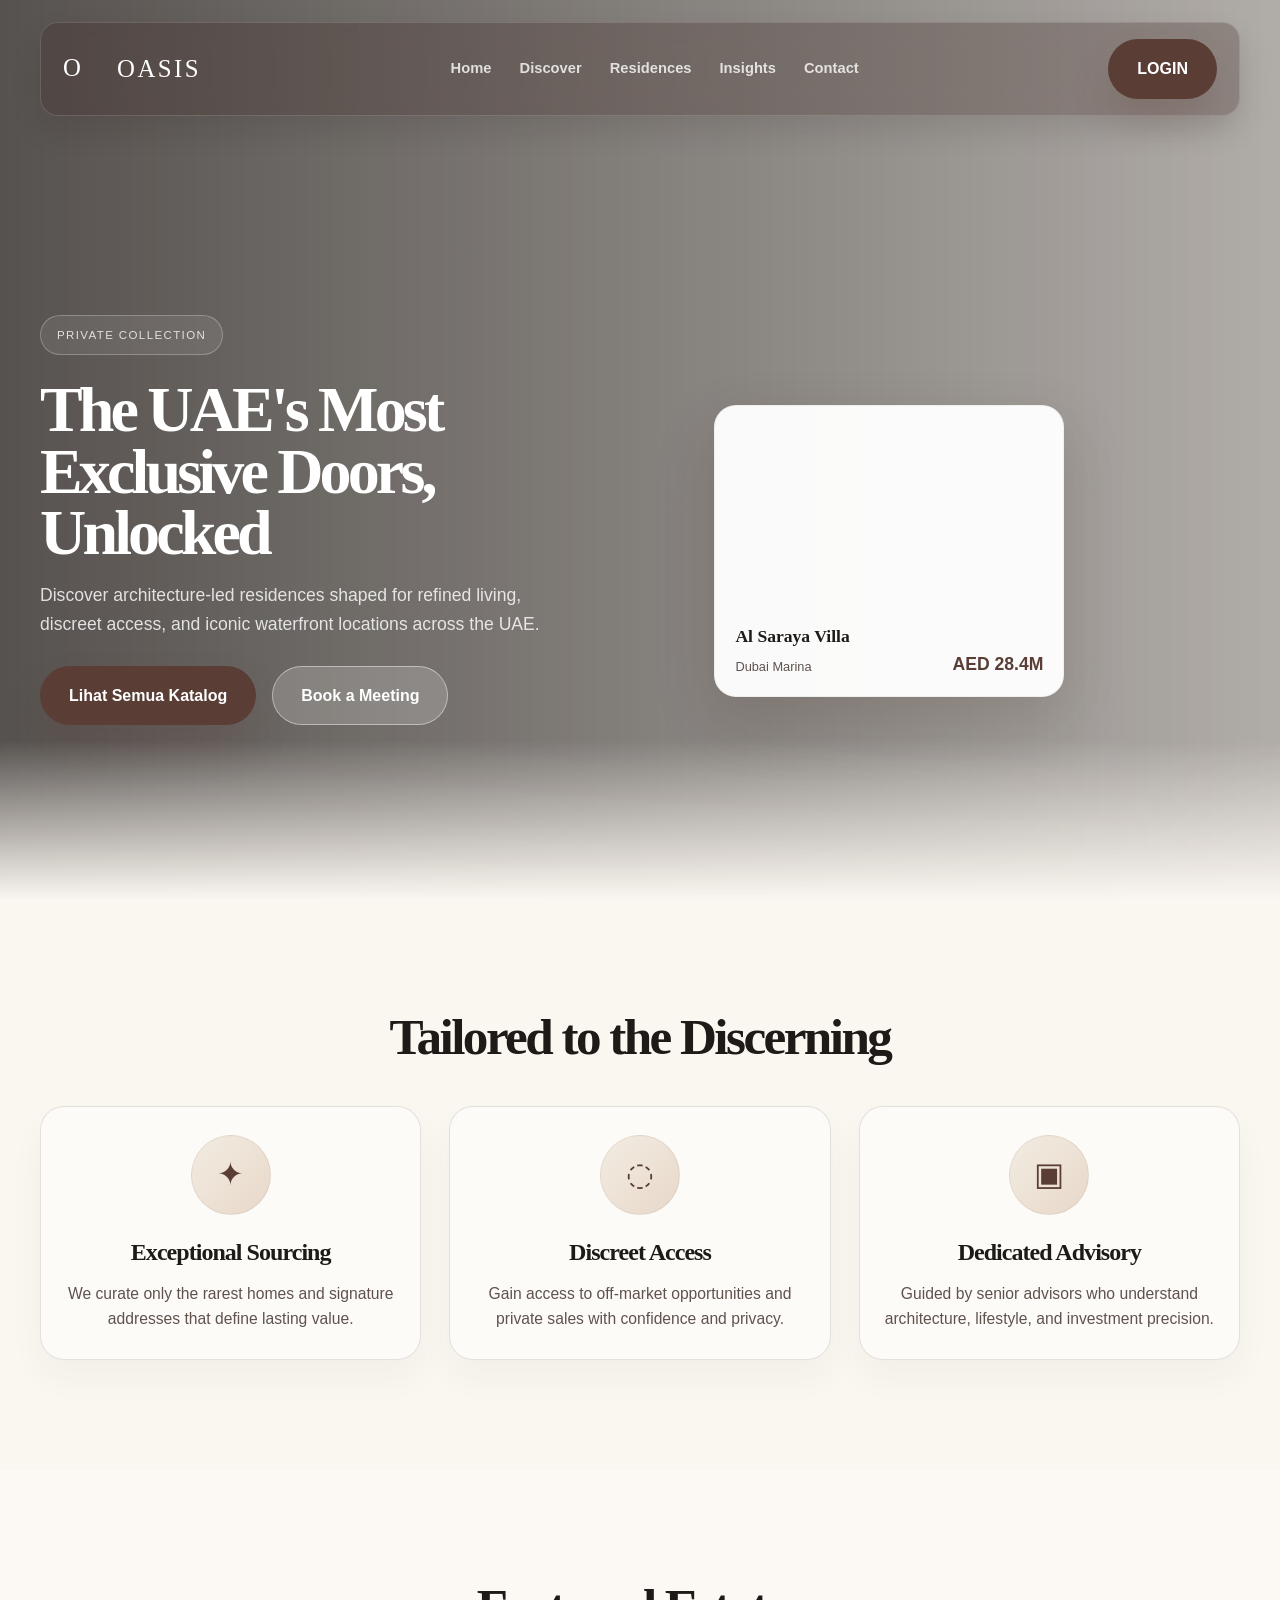
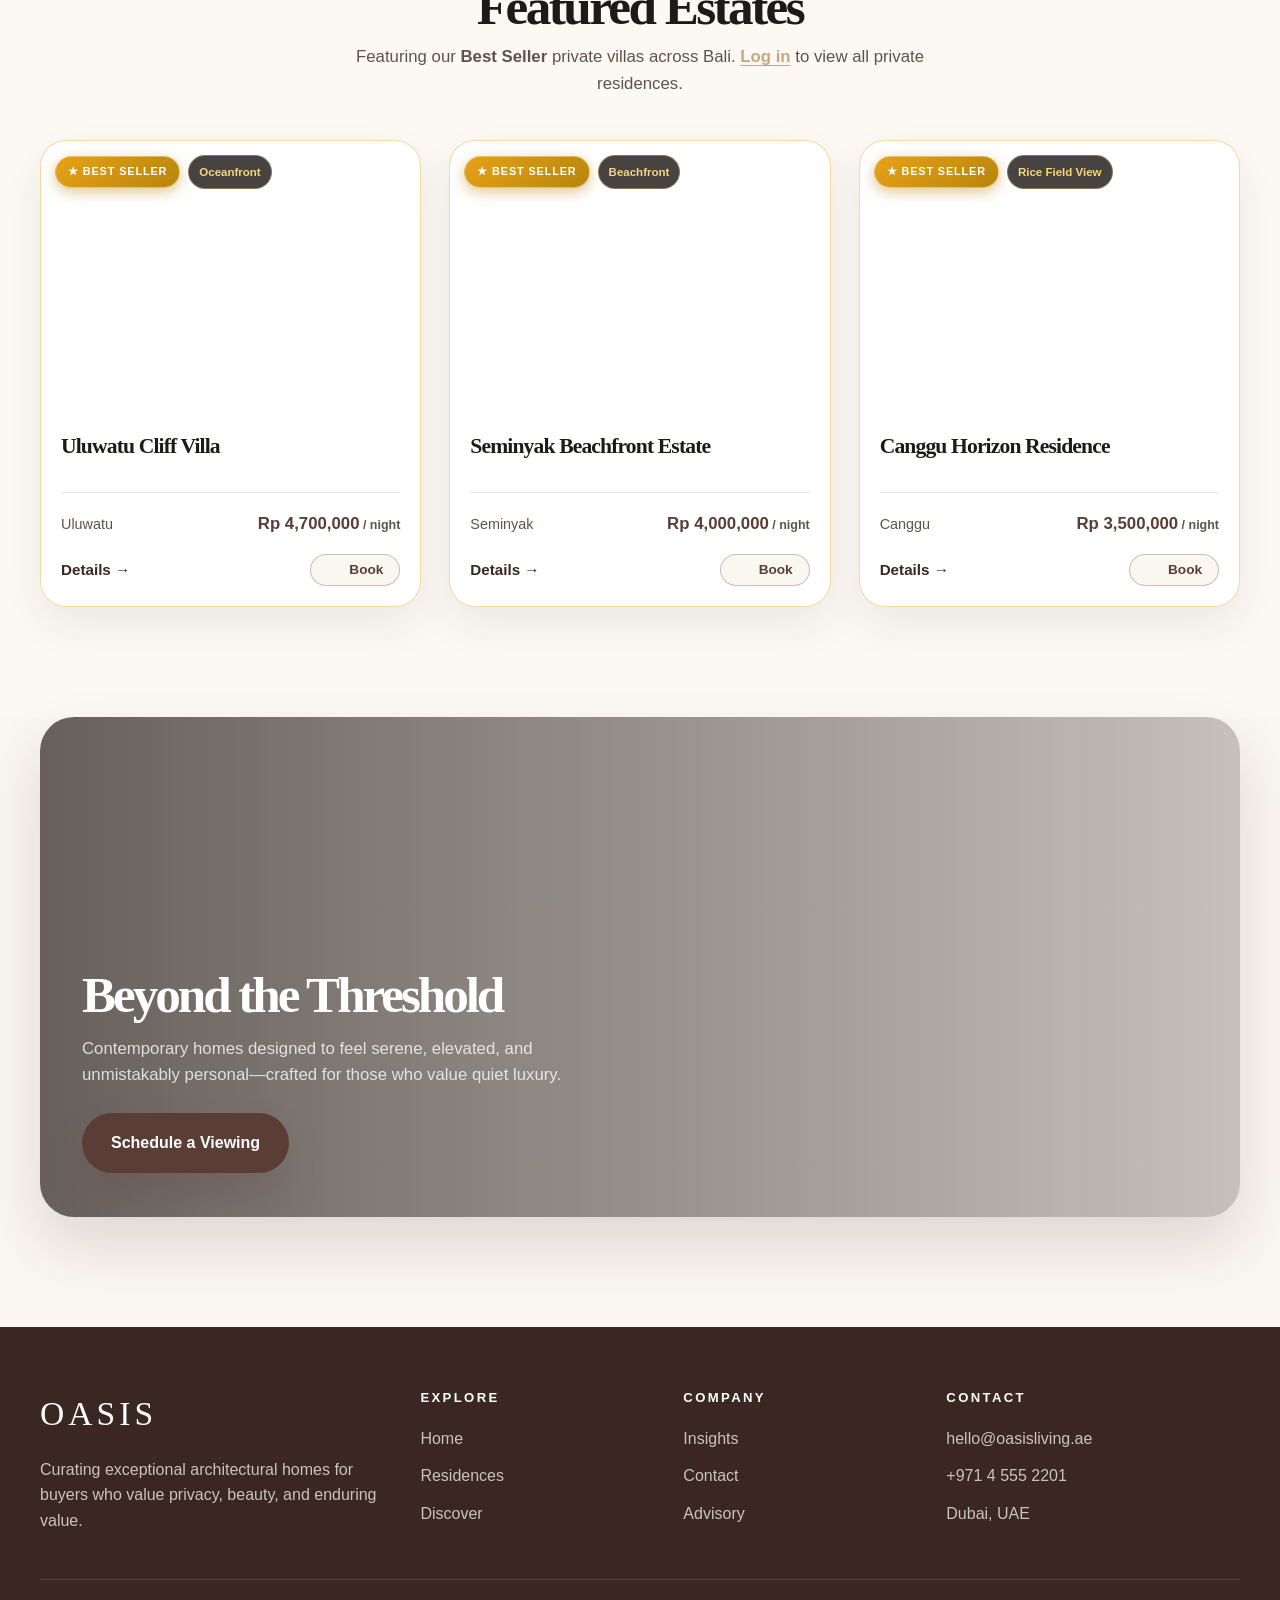
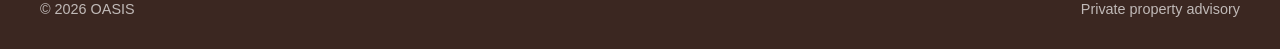
<file: landing.html>
<!DOCTYPE html>
<html lang="en">
  <head>
    <meta charset="UTF-8" />
    <meta name="viewport" content="width=device-width, initial-scale=1.0" />
    <title>OASIS | Luxury Architectural Real Estate</title>
    <link href="https://unpkg.com/aos@2.3.1/dist/aos.css" rel="stylesheet" />
    <link rel="stylesheet" href="style.css" />
  </head>
  <body>
    <!-- Header & Navigation -->
    <header class="site-header" data-aos="fade-down" data-aos-duration="900">
      <div class="container nav-wrap">
        <div class="brand serif">
          <span class="brand-mark">O</span>
          <span>OASIS</span>
        </div>

        <nav class="nav-menu" aria-label="Main navigation">
          <a href="#home">Home</a>
          <a href="#discover">Discover</a>
          <a href="#residences">Residences</a>
          <a href="#insights">Insights</a>
          <a href="#contact">Contact</a>
        </nav>

        <!-- Dynamic Auth Area: LOGIN or User Avatar + Logout -->
        <div id="authNavContainer">
          <a href="login.html" class="btn btn-primary nav-login-btn">LOGIN</a>
        </div>
      </div>
    </header>

    <main>
      <!-- Hero Section -->
      <section class="hero" id="home" data-aos="fade-up" data-aos-duration="1000">
        <div class="container hero-inner">
          <div class="hero-copy" data-aos="fade-right" data-aos-delay="200" data-aos-duration="900">
            <span class="kicker">Private Collection</span>
            <h1 class="serif">The UAE's Most Exclusive Doors, Unlocked</h1>
            <p>
              Discover architecture-led residences shaped for refined living,
              discreet access, and iconic waterfront locations across the UAE.
            </p>

            <div class="cta-row">
              <a href="#residences" class="btn btn-primary" id="btnExploreCatalog">Lihat Semua Katalog</a>
              <a href="#book" class="btn btn-secondary" id="btnBookMeeting">Book a Meeting</a>
            </div>
          </div>

          <div class="hero-visual" aria-label="Featured property preview" data-aos="zoom-in" data-aos-delay="300" data-aos-duration="1000">
            <div class="floating-card">
              <div class="floating-thumb"></div>
              <div class="floating-content">
                <div>
                  <h3 class="serif">Al Saraya Villa</h3>
                  <span>Dubai Marina</span>
                </div>
                <div class="price">AED 28.4M</div>
              </div>
            </div>
          </div>
        </div>
      </section>

      <!-- Discover Section -->
      <section class="section" id="discover" data-aos="fade-up" data-aos-duration="1000">
        <div class="container">
          <div class="section-header" data-aos="fade-up" data-aos-delay="100">
            <h2 class="serif">Tailored to the Discerning</h2>
          </div>

          <div class="feature-grid">
            <article class="feature-card" data-aos="fade-up" data-aos-delay="100">
              <div class="feature-icon">✦</div>
              <h3 class="serif">Exceptional Sourcing</h3>
              <p>
                We curate only the rarest homes and signature addresses that define lasting value.
              </p>
            </article>

            <article class="feature-card" data-aos="fade-up" data-aos-delay="200">
              <div class="feature-icon">◌</div>
              <h3 class="serif">Discreet Access</h3>
              <p>
                Gain access to off-market opportunities and private sales with confidence and privacy.
              </p>
            </article>

            <article class="feature-card" data-aos="fade-up" data-aos-delay="300">
              <div class="feature-icon">▣</div>
              <h3 class="serif">Dedicated Advisory</h3>
              <p>
                Guided by senior advisors who understand architecture, lifestyle, and investment precision.
              </p>
            </article>
          </div>
        </div>
      </section>

      <!-- Residences / Catalog Section -->
      <section class="section estates" id="residences" data-aos="fade-up" data-aos-duration="1000">
        <div class="container">
          <div class="section-header" data-aos="fade-up" data-aos-delay="100">
            <h2 class="serif">Featured Estates</h2>
            <p id="catalogSubtitle" class="section-sub">
              Koleksi hunian eksklusif dengan arsitektur berkelas dunia.
            </p>
          </div>

          <!-- Grid Katalog Properti (Rendered by main.js) -->
          <div class="estate-grid" id="estateCatalogGrid">
            <!-- Dynamic items from main.js -->
          </div>
        </div>
      </section>

      <!-- Featured Banner / Viewing Section -->
      <section class="featured-banner" id="insights" data-aos="fade-up" data-aos-duration="1000">
        <div class="container">
          <div class="banner-box" data-aos="zoom-in" data-aos-delay="150">
            <div class="banner-overlay">
              <h2 class="serif">Beyond the Threshold</h2>
              <p>
                Contemporary homes designed to feel serene, elevated, and unmistakably personal—crafted for those who value quiet luxury.
              </p>
              <a href="#contact" class="btn btn-primary" id="btnScheduleViewing">Schedule a Viewing</a>
            </div>
          </div>
        </div>
      </section>
    </main>

    <!-- Site Footer -->
    <footer class="site-footer" id="contact" data-aos="fade-up" data-aos-duration="1000">
      <div class="container">
        <div class="footer-grid">
          <div data-aos="fade-up" data-aos-delay="100">
            <div class="footer-brand serif">OASIS</div>
            <p>
              Curating exceptional architectural homes for buyers who value privacy, beauty, and enduring value.
            </p>
          </div>

          <div data-aos="fade-up" data-aos-delay="150">
            <h4>Explore</h4>
            <ul>
              <li><a href="#home">Home</a></li>
              <li><a href="#residences">Residences</a></li>
              <li><a href="#discover">Discover</a></li>
            </ul>
          </div>

          <div data-aos="fade-up" data-aos-delay="200">
            <h4>Company</h4>
            <ul>
              <li><a href="#insights">Insights</a></li>
              <li><a href="#contact">Contact</a></li>
              <li><a href="#residences">Advisory</a></li>
            </ul>
          </div>

          <div data-aos="fade-up" data-aos-delay="250">
            <h4>Contact</h4>
            <ul>
              <li>hello@oasisliving.ae</li>
              <li>+971 4 555 2201</li>
              <li>Dubai, UAE</li>
            </ul>
          </div>
        </div>

        <div class="footer-bottom" data-aos="fade-up" data-aos-delay="300">
          <span>© 2026 OASIS</span>
          <span>Private property advisory</span>
        </div>
      </div>
    </footer>

    <!-- ================= MODALS SECTION ================= -->

    <!-- Modal 1: Book a Meeting -->
    <div class="modal-overlay" id="bookMeetingModal">
      <div class="modal-dialog">
        <button class="modal-close" aria-label="Close modal">&times;</button>
        <div class="modal-header">
          <span class="modal-kicker">Private Consultation</span>
          <h3 class="serif modal-title">Book an Advisory Meeting</h3>
          <p class="modal-desc">Jadwalkan sesi konsultasi tatap muka atau daring bersama Senior Real Estate Advisor kami.</p>
        </div>
        <form id="formBookMeeting" class="modal-form">
          <div class="form-group">
            <label>Nama Lengkap</label>
            <input type="text" id="bmName" required placeholder="Nama Anda" />
          </div>
          <div class="form-group">
            <label>Alamat E-mail</label>
            <input type="email" id="bmEmail" required placeholder="nama@domain.com" />
          </div>
          <div class="form-row">
            <div class="form-group">
              <label>Tanggal Pertemuan</label>
              <input type="date" id="bmDate" required />
            </div>
            <div class="form-group">
              <label>Waktu</label>
              <select id="bmTime" required>
                <option value="10:00 - 11:30 GST">10:00 - 11:30 GST</option>
                <option value="14:00 - 15:30 GST">14:00 - 15:30 GST</option>
                <option value="16:30 - 18:00 GST">16:30 - 18:00 GST</option>
                <option value="20:00 - 21:00 GST">20:00 - 21:00 GST</option>
              </select>
            </div>
          </div>
          <div class="form-group">
            <label>Fokus Topik Konsultasi</label>
            <select id="bmTopic">
              <option value="Private Waterfront Acquisitions">Private Waterfront Acquisitions</option>
              <option value="Signature Penthouses Portfolio">Signature Penthouses Portfolio</option>
              <option value="High-Yield Prime Real Estate Investment">High-Yield Prime Real Estate Investment</option>
              <option value="Off-Market VIP Transactions">Off-Market VIP Transactions</option>
            </select>
          </div>
          <button type="submit" class="btn btn-primary btn-block">Konfirmasi Janji Temu</button>
        </form>
      </div>
    </div>

    <!-- Modal 2: Schedule a Viewing -->
    <div class="modal-overlay" id="scheduleViewingModal">
      <div class="modal-dialog">
        <button class="modal-close" aria-label="Close modal">&times;</button>
        <div class="modal-header">
          <span class="modal-kicker">Exclusive Site Visit</span>
          <h3 class="serif modal-title">Schedule a Viewing</h3>
          <p class="modal-desc">Nikmati pengalaman kunjungan pribadi ke mahakarya arsitektur pilihan Anda dengan private chauffeur.</p>
        </div>
        <form id="formScheduleViewing" class="modal-form">
          <div class="form-group">
            <label>Pilih Unit Properti</label>
            <select id="svEstate" required>
              <!-- Populated by main.js -->
            </select>
          </div>
          <div class="form-row">
            <div class="form-group">
              <label>Nama Pemohon</label>
              <input type="text" id="svName" required placeholder="Nama Anda" />
            </div>
            <div class="form-group">
              <label>E-mail Kontak</label>
              <input type="email" id="svEmail" required placeholder="nama@domain.com" />
            </div>
          </div>
          <div class="form-row">
            <div class="form-group">
              <label>Rencana Tanggal Survei</label>
              <input type="date" id="svDate" required />
            </div>
            <div class="form-group">
              <label>Sesi Waktu Kunjungan</label>
              <select id="svTimeSlot" required>
                <option value="Sesi Pagi (09:30 - 11:30)">Sesi Pagi (09:30 - 11:30)</option>
                <option value="Sesi Siang (13:30 - 15:30)">Sesi Siang (13:30 - 15:30)</option>
                <option value="Sesi Sunset Golden Hour (16:30 - 18:30)">Sesi Sunset Golden Hour (16:30 - 18:30)</option>
              </select>
            </div>
          </div>
          <div class="form-group">
            <label>Jumlah Tamu yang Hadir</label>
            <select id="svGuests">
              <option value="1-2 Orang">1 - 2 Orang</option>
              <option value="3-4 Orang">3 - 4 Orang</option>
              <option value="Keluarga Besar (> 4 Orang)">Keluarga Besar (> 4 Orang)</option>
            </select>
          </div>
          <button type="submit" class="btn btn-primary btn-block">Jadwalkan Kunjungan Privat</button>
        </form>
      </div>
    </div>

    <!-- Modal 3: Detail Spesifikasi Product (Kamar, Kamar Mandi, Fasilitas) -->
    <div class="modal-overlay" id="propertyDetailModal">
      <div class="modal-dialog modal-dialog-lg">
        <button class="modal-close" aria-label="Close modal">&times;</button>
        
        <div class="pd-hero-banner" id="pdImage">
          <div class="pd-banner-overlay">
            <div class="pd-badges">
              <span id="pdBestSellerBadge" class="badge-best-seller">★ BEST SELLER</span>
              <span id="pdTag" class="estate-tag tag-gold">Waterfront</span>
            </div>
            <h3 class="serif pd-title" id="pdTitle">Palm Crest Villa</h3>
            <div class="pd-meta-row">
              <span class="pd-location" id="pdLocation">Palm Jumeirah</span>
              <span class="pd-price" id="pdPrice">AED 42.5M</span>
            </div>
          </div>
        </div>

        <div class="pd-body">
          <p class="pd-description" id="pdDescription">
            Deskripsi properti...
          </p>

          <!-- Spesifikasi Utama (Kamar, Kamar Mandi, dsb) -->
          <div class="pd-specs-section">
            <h4 class="pd-section-heading">Spesifikasi Unit</h4>
            <div class="pd-specs-grid">
              <div class="pd-spec-box">
                <span class="pd-spec-icon">🛏️</span>
                <span class="pd-spec-label">Kamar Tidur</span>
                <strong class="pd-spec-value" id="pdBedrooms">-</strong>
              </div>
              <div class="pd-spec-box">
                <span class="pd-spec-icon">🚿</span>
                <span class="pd-spec-label">Kamar Mandi</span>
                <strong class="pd-spec-value" id="pdBathrooms">-</strong>
              </div>
              <div class="pd-spec-box">
                <span class="pd-spec-icon">📐</span>
                <span class="pd-spec-label">Luas Bangunan</span>
                <strong class="pd-spec-value" id="pdArea">-</strong>
              </div>
              <div class="pd-spec-box">
                <span class="pd-spec-icon">🚗</span>
                <span class="pd-spec-label">Kapasitas Garasi</span>
                <strong class="pd-spec-value" id="pdGarage">-</strong>
              </div>
            </div>
          </div>

          <!-- Fasilitas & Kemewahan -->
          <div class="pd-facilities-section">
            <h4 class="pd-section-heading">Fasilitas Eksklusif & Keunggulan</h4>
            <ul class="pd-facilities-list" id="pdFacilitiesList">
              <!-- Rendered dynamically -->
            </ul>
          </div>
        </div>

        <!-- Action Footer Tetap (Tidak Terpotong) -->
        <div class="pd-actions">
          <button type="button" id="btnScheduleFromDetail" class="btn btn-primary btn-block">
            Jadwalkan Kunjungan untuk Properti Ini
          </button>
        </div>
      </div>
    </div>

    <!-- Modal: Pop-up Notifikasi Book Meeting Berhasil & E-Ticket Resmi OASIS -->
    <div class="modal-overlay" id="bookingSuccessModal">
      <div class="modal-dialog modal-dialog-ticket">
        <button class="modal-close" aria-label="Close modal">&times;</button>
        <div class="booking-success-header text-center">
          <div class="theme-success-badge">
            <span class="theme-badge-mark">O</span>
          </div>
          <span class="modal-kicker">Konfirmasi Resmi OASIS</span>
          <h3 class="serif modal-title">Jadwal Meeting Berhasil Dibuat</h3>
          <p class="modal-desc">
            E-Ticket konsultasi privat Anda telah aktif dan terdaftar. Konfirmasi resmi telah dikirim ke <strong id="bsSentEmail">klien@domain.com</strong>.
          </p>
        </div>

        <!-- OASIS Luxury Advisory E-Ticket -->
        <div class="oasis-eticket" id="oasisETicket">
          <div class="eticket-top">
            <div class="eticket-brand">
              <span class="eticket-logo serif">O</span>
              <div>
                <div class="eticket-brand-title serif">OASIS REAL ESTATE</div>
                <div class="eticket-brand-sub">PRIVATE ADVISORY &bull; VIP PASS</div>
              </div>
            </div>
            <div class="eticket-pass-meta">
              <span class="eticket-pass-tag">CONFIRMED</span>
              <div class="eticket-ref-code" id="etRefNo">OASIS-TKT-84920</div>
            </div>
          </div>

          <div class="eticket-divider">
            <span class="eticket-notch notch-left"></span>
            <span class="eticket-line"></span>
            <span class="eticket-notch notch-right"></span>
          </div>

          <div class="eticket-body">
            <div class="eticket-grid">
              <div class="eticket-col">
                <span class="eticket-field-label">NAMA KLIEN</span>
                <strong class="eticket-field-val" id="etClientName">-</strong>
              </div>
              <div class="eticket-col">
                <span class="eticket-field-label">EMAIL KONFIRMASI</span>
                <span class="eticket-field-val" id="etEmail">-</span>
              </div>
              <div class="eticket-col">
                <span class="eticket-field-label">TANGGAL KONSULTASI</span>
                <strong class="eticket-field-val highlight" id="etDate">-</strong>
              </div>
              <div class="eticket-col">
                <span class="eticket-field-label">WAKTU PERTEMUAN</span>
                <strong class="eticket-field-val highlight" id="etTime">-</strong>
              </div>
              <div class="eticket-col eticket-col-full">
                <span class="eticket-field-label">FOKUS TOPIK ADVISORY</span>
                <span class="eticket-field-val" id="etTopic">-</span>
              </div>
              <div class="eticket-col eticket-col-full">
                <span class="eticket-field-label">SENIOR ADVISOR & LOKASI</span>
                <span class="eticket-field-val">Alexander Wright (Senior Partner) &bull; Private VIP Suite DIFC Dubai / Online VIP Room</span>
              </div>
            </div>

            <!-- Barcode & Stamp Section -->
            <div class="eticket-barcode-row">
              <div class="barcode-block">
                <div class="barcode-graphic"></div>
                <span class="barcode-text" id="etBarcodeNum">OASIS-84920-VERIFIED-PASS</span>
              </div>
              <div class="eticket-seal">
                <div class="seal-inner">
                  <span>OFFICIAL</span>
                  <strong>OASIS</strong>
                  <small>ADVISORY</small>
                </div>
              </div>
            </div>
          </div>
        </div>

        <!-- Tombol Aksi Pop-up Sesuai Tema -->
        <div class="booking-success-actions">
          <div class="ticket-action-row">
            <button type="button" id="btnPrintTicket" class="btn btn-secondary-dark">
              Cetak / Simpan E-Ticket
            </button>
            <button type="button" id="btnViewEmailConfirmation" class="btn btn-primary">
              Buka Surat Email
            </button>
          </div>
          <button type="button" class="btn btn-ghost modal-close-trigger">
            Tutup
          </button>
        </div>
      </div>
    </div>

    <!-- Modal 6: Pratinjau Surat Email Konfirmasi yang Diterima User -->
    <div class="modal-overlay" id="emailConfirmationModal">
      <div class="modal-dialog modal-dialog-lg">
        <button class="modal-close" aria-label="Close modal">&times;</button>
        
        <div class="email-client-header">
          <div class="email-client-topbar">
            <span class="email-app-badge">✉️ Kotak Masuk Surat Konfirmasi</span>
            <span class="email-status-pill">Status: Terkirim Otomatis</span>
          </div>
          <div class="email-meta-grid">
            <div class="email-meta-item">
              <span class="meta-tag">Dari:</span>
              <span class="meta-val"><strong>OASIS Private Advisory</strong> &lt;advisory@oasisliving.ae&gt;</span>
            </div>
            <div class="email-meta-item">
              <span class="meta-tag">Kepada:</span>
              <span class="meta-val" id="emRecipient">-</span>
            </div>
            <div class="email-meta-item">
              <span class="meta-tag">Subjek:</span>
              <span class="meta-val" id="emSubject">Konfirmasi Resmi: Jadwal Konsultasi Properti Privat OASIS</span>
            </div>
            <div class="email-meta-item">
              <span class="meta-tag">Waktu:</span>
              <span class="meta-val" id="emTimestamp">Baru Saja</span>
            </div>
          </div>
        </div>

        <div class="email-client-body">
          <div class="email-letterhead">
            <div class="email-brand-logo serif">OASIS</div>
            <span class="email-brand-tagline">Private Property Advisory &bull; Dubai, UAE</span>
          </div>

          <div class="email-greeting">
            <p>Yang Terhormat Bapak/Ibu <strong id="emClientName">-</strong>,</p>
            <p>
              Terima kasih atas kepercayaan Anda kepada OASIS Real Estate. Kami mengonfirmasi bahwa sesi konsultasi privat portofolio hunian mewah Anda telah berhasil dijadwalkan bersama Senior Real Estate Advisor kami.
            </p>
          </div>

          <div class="email-schedule-box">
            <h5 class="schedule-box-title">DETAIL JADWAL KONSULTASI RESMI</h5>
            <table class="email-table">
              <tr>
                <td>Nomor Referensi</td>
                <td>: <strong id="emTableRef">-</strong></td>
              </tr>
              <tr>
                <td>Tanggal Pertemuan</td>
                <td>: <span id="emTableDate">-</span></td>
              </tr>
              <tr>
                <td>Waktu Sesi</td>
                <td>: <span id="emTableTime">-</span></td>
              </tr>
              <tr>
                <td>Fokus Topik</td>
                <td>: <span id="emTableTopic">-</span></td>
              </tr>
              <tr>
                <td>Senior Advisor Bertugas</td>
                <td>: <span>Alexander Wright (Senior Partner, Prime Acquisitions)</span></td>
              </tr>
              <tr>
                <td>Format Pertemuan</td>
                <td>: <span>Private VIP Advisory Suite (DIFC, Dubai) / Google Meet VIP Room</span></td>
              </tr>
            </table>
          </div>

          <div class="email-footer-note">
            <p>
              Mohon hadir 10 menit sebelum sesi dimulai. Jika Anda memerlukan penyesuaian jadwal atau memiliki permintaan khusus, silakan hubungi dedicated concierge kami di <strong>+971 4 555 2201</strong> atau balas surat ini.
            </p>
            <div class="email-signature">
              <div class="signature-name serif">Alexander Wright</div>
              <div class="signature-title">Senior Partner & Head of Advisory &bull; OASIS Living</div>
            </div>
          </div>

          <div class="email-client-actions">
            <a href="#" id="btnOpenMailto" class="btn btn-primary btn-sm">
              Buka di Aplikasi Email (Mailto)
            </a>
            <button type="button" class="btn btn-secondary-dark btn-sm modal-close-trigger">
              Tutup Surat
            </button>
          </div>
        </div>
      </div>
    </div>

    <!-- Modal: Pop-up Notifikasi Schedule Viewing Berhasil Sesuai Tema OASIS -->
    <div class="modal-overlay" id="viewingSuccessModal">
      <div class="modal-dialog modal-dialog-ticket">
        <button class="modal-close" aria-label="Close modal">&times;</button>
        <div class="booking-success-header text-center">
          <div class="theme-success-badge">
            <span class="theme-badge-mark">O</span>
          </div>
          <span class="modal-kicker">Konfirmasi Kunjungan Properti</span>
          <h3 class="serif modal-title">Jadwal Survei Berhasil Dibuat</h3>
          <p class="modal-desc">
            Reservasi kunjungan privat Anda telah terdaftar. Layanan private chauffeur dan site host VIP OASIS siap menyambut Anda.
          </p>
        </div>

        <!-- Viewing E-Pass Card -->
        <div class="oasis-eticket" id="oasisViewingETicket">
          <div class="eticket-top">
            <div class="eticket-brand">
              <span class="eticket-logo serif">O</span>
              <div>
                <div class="eticket-brand-title serif">OASIS SITE VISIT</div>
                <div class="eticket-brand-sub">EXCLUSIVE PROPERTY VIEWING PASS</div>
              </div>
            </div>
            <div class="eticket-pass-meta">
              <span class="eticket-pass-tag">CONFIRMED</span>
              <div class="eticket-ref-code" id="vsRefNo">OASIS-VISIT-91823</div>
            </div>
          </div>

          <div class="eticket-divider">
            <span class="eticket-notch notch-left"></span>
            <span class="eticket-line"></span>
            <span class="eticket-notch notch-right"></span>
          </div>

          <div class="eticket-body">
            <div class="eticket-grid">
              <div class="eticket-col eticket-col-full">
                <span class="eticket-field-label">UNIT PROPERTI</span>
                <strong class="eticket-field-val highlight" id="vsProperty">-</strong>
              </div>
              <div class="eticket-col">
                <span class="eticket-field-label">NAMA PEMOHON</span>
                <strong class="eticket-field-val" id="vsName">-</strong>
              </div>
              <div class="eticket-col">
                <span class="eticket-field-label">EMAIL KONTAK</span>
                <span class="eticket-field-val" id="vsEmail">-</span>
              </div>
              <div class="eticket-col">
                <span class="eticket-field-label">TANGGAL SURVEI</span>
                <strong class="eticket-field-val highlight" id="vsDate">-</strong>
              </div>
              <div class="eticket-col">
                <span class="eticket-field-label">SESI WAKTU</span>
                <strong class="eticket-field-val highlight" id="vsTimeSlot">-</strong>
              </div>
              <div class="eticket-col eticket-col-full">
                <span class="eticket-field-label">JUMLAH TAMU & LAYANAN</span>
                <span class="eticket-field-val" id="vsGuests">1 - 2 Orang (Termasuk Private Chauffeur & Refreshment)</span>
              </div>
            </div>

            <!-- Barcode & Stamp -->
            <div class="eticket-barcode-row">
              <div class="barcode-block">
                <div class="barcode-graphic"></div>
                <span class="barcode-text" id="vsBarcodeNum">OASIS-VISIT-VERIFIED-PASS</span>
              </div>
              <div class="eticket-seal">
                <div class="seal-inner">
                  <span>OFFICIAL</span>
                  <strong>OASIS</strong>
                  <small>VISIT</small>
                </div>
              </div>
            </div>
          </div>
        </div>

        <div class="booking-success-actions">
          <div class="ticket-action-row">
            <button type="button" id="btnPrintViewingTicket" class="btn btn-secondary-dark">
              Cetak / Simpan E-Ticket
            </button>
            <button type="button" class="btn btn-primary modal-close-trigger">
              Selesai
            </button>
          </div>
        </div>
      </div>
    </div>

    <!-- Modal: Informasi Belum Ada E-Ticket Meeting -->
    <div class="modal-overlay" id="emptyETicketModal">
      <div class="modal-dialog">
        <button class="modal-close" aria-label="Close modal">&times;</button>
        <div class="booking-success-header text-center">
          <div class="theme-success-badge">
            <span class="theme-badge-mark">O</span>
          </div>
          <span class="modal-kicker">Riwayat E-Ticket</span>
          <h3 class="serif modal-title">Belum Ada Riwayat Jadwal</h3>
          <p class="modal-desc">
            Anda belum memiliki jadwal pertemuan atau survei properti aktif. Silakan pilih "Book a Meeting" atau "Schedule a Viewing" untuk membuat jadwal pertama Anda.
          </p>
        </div>
        <div class="booking-success-actions">
          <div class="ticket-action-row">
            <button type="button" id="btnBookFromEmptyETicket" class="btn btn-primary">
              Book a Meeting
            </button>
            <button type="button" id="btnViewFromEmptyETicket" class="btn btn-secondary-dark">
              Schedule Viewing
            </button>
          </div>
          <button type="button" class="btn btn-ghost modal-close-trigger">
            Tutup
          </button>
        </div>
      </div>
    </div>

    <!-- Modal: Riwayat Lengkap Seluruh E-Ticket & Jadwal (Meeting & Viewing) -->
    <div class="modal-overlay" id="eTicketHistoryModal">
      <div class="modal-dialog modal-dialog-history">
        <button class="modal-close" aria-label="Close modal">&times;</button>
        
        <div class="history-header">
          <div class="history-header-top">
            <div class="theme-success-badge-sm">
              <span class="theme-badge-mark">O</span>
            </div>
            <div>
              <span class="modal-kicker">Riwayat Terjadwal</span>
              <h3 class="serif modal-title">Riwayat E-Ticket & Jadwal Anda</h3>
            </div>
          </div>
          <p class="modal-desc">
            Daftar seluruh jadwal janji temu konsultasi dan survei properti eksklusif yang telah Anda buat.
          </p>

          <!-- Filter Kategori Tabs -->
          <div class="history-filter-tabs">
            <button type="button" class="history-tab-btn active" data-filter="all" id="tabFilterAll">Semua (<span id="countAll">0</span>)</button>
            <button type="button" class="history-tab-btn" data-filter="meeting" id="tabFilterMeeting">Konsultasi Meeting (<span id="countMeeting">0</span>)</button>
            <button type="button" class="history-tab-btn" data-filter="viewing" id="tabFilterViewing">Survei Properti (<span id="countViewing">0</span>)</button>
          </div>
        </div>

        <div class="history-content-layout">
          <!-- Kolom Kiri: Daftar Kartu Riwayat -->
          <div class="history-list-column">
            <div class="history-list-wrap" id="historyListContainer">
              <!-- Populated dynamically by main.js -->
            </div>
          </div>

          <!-- Kolom Kanan: Pratinjau Detail E-Ticket Terpilih -->
          <div class="history-ticket-preview-column" id="historyTicketPreviewWrap">
            <!-- Populated dynamically with selected E-Ticket -->
          </div>
        </div>
      </div>
    </div>

    <!-- Dedicated Clean 1-Page Print Container for E-Tickets -->
    <div id="oasisPrintTarget" class="oasis-print-target"></div>

    <!-- Scripts -->
    <script src="https://unpkg.com/aos@2.3.1/dist/aos.js"></script>
    <script src="db.js"></script>
    <script src="main.js"></script>
  </body>
</html>
</file>
<file: style.css>
:root {
  --cream: #faf6f0;
  --cream-strong: #f3ece2;
  --white: #ffffff;
  --brown: #5a3e36;
  --brown-dark: #3b2721;
  --brown-soft: #8c5e4a;
  --text: #1d1a17;
  --muted: #5f524d;
  --line: rgba(58, 39, 33, 0.12);
  --shadow: 0 24px 60px rgba(53, 33, 27, 0.18);
  /* WhatsApp green, dark enough for white text (5:1) */
  --whatsapp: #0b8043;
  --whatsapp-dark: #096b38;
}

* {
  box-sizing: border-box;
}

/* The hidden attribute must always win, even over classes such as .btn that set display */
[hidden] {
  display: none !important;
}

html {
  scroll-behavior: smooth;
}

/* Anchor targets (#residences, #testimonials, #contact…) stop below the fixed header */
main > section[id],
footer[id] {
  scroll-margin-top: 120px;
}

@media (max-width: 720px) {
  main > section[id],
  footer[id] {
    scroll-margin-top: 84px; /* compact sticky header on phones */
  }
}

body {
  margin: 0;
  font-family: Arial, Helvetica, sans-serif;
  background: var(--cream);
  color: var(--text);
  line-height: 1.6;
}

img {
  max-width: 100%;
  display: block;
}

a {
  color: inherit;
  text-decoration: none;
}

.container {
  width: min(1200px, calc(100% - 40px));
  margin: 0 auto;
}

.serif {
  font-family: Georgia, "Times New Roman", serif;
}

.btn {
  display: inline-flex;
  align-items: center;
  justify-content: center;
  padding: 16px 28px;
  border-radius: 999px;
  border: 1px solid transparent;
  font-weight: 700;
  cursor: pointer;
  transition: transform 0.2s ease, box-shadow 0.2s ease;
}

.btn:hover {
  transform: translateY(-1px);
}

.btn-primary {
  background: var(--brown);
  color: #fff;
  box-shadow: 0 22px 38px rgba(90, 62, 54, 0.2);
}

.btn-secondary {
  background: rgba(255, 255, 255, 0.18);
  border-color: rgba(255, 255, 255, 0.44);
  color: #fff;
}

.site-header {
  position: fixed;
  top: 0;
  left: 0;
  width: 100%;
  z-index: 20;
  padding: 22px 0 0;
}

.nav-wrap {
  display: flex;
  align-items: center;
  justify-content: space-between;
  gap: 24px;
  background: rgba(58, 39, 33, 0.28); /* semi-transparent brown */
  border: 1px solid rgba(255, 255, 255, 0.14); /* garis tipis untuk batas navigasi */
  backdrop-filter: blur(12px); /* efek kaca buram untuk latar belakang */
  border-radius: 18px; /* sudut membulat untuk tampilan elegan */
  padding: 16px 22px; /* padding internal untuk ruang di dalam navigasi */
  box-shadow: 0 14px 30px rgba(23, 18, 16, 0.12); /* bayangan lembut untuk efek kedalaman */
}

.brand {
  display: flex;
  align-items: center;
  gap: 12px;
  color: #fff;
  font-size: 1.55rem;
  letter-spacing: 0.1em;
}

.brand-mark {
  width: 42px;
  height: 42px;
  flex-shrink: 0;
  object-fit: contain;
}

.nav-menu {
  display: flex;
  align-items: center;
  gap: 28px;
  color: rgba(255, 255, 255, 0.8);
  font-size: 0.92rem;
  font-weight: 600;
}

.nav-menu a {
  position: relative;
}

.nav-menu a::after {
  content: "";
  position: absolute;
  left: 0;
  bottom: -8px;
  width: 0;
  height: 1px;
  background: rgba(255, 255, 255, 0.85);
  transition: width 0.2s ease;
}

.nav-menu a:hover::after {
  width: 100%;
}

.hero {
  min-height: 100vh;
  background-image: linear-gradient(90deg, rgba(23, 18, 16, 0.72), rgba(23, 18, 16, 0.32)),
    url('https://images.unsplash.com/photo-1512917774080-9991f1c4c750?auto=format&fit=crop&w=1500&q=80');
  background-size: cover;
  background-position: center;
  display: flex;
  align-items: center;
  padding-top: 120px;
  position: relative;
}

.hero::after {
  content: "";
  position: absolute;
  inset: auto 0 0 0;
  height: 160px;
  background: linear-gradient(to top, rgba(250,246,240,1), rgba(250,246,240,0));
}

.hero-inner {
  position: relative;
  z-index: 1;
  display: grid;
  grid-template-columns: 1.1fr 0.9fr;
  align-items: end;
  gap: 32px;
  padding: 60px 0 40px;
}

.hero-copy {
  max-width: 620px;
  color: #fff;
}

.kicker {
  display: inline-flex;
  align-items: center;
  gap: 8px;
  border: 1px solid rgba(255, 255, 255, 0.25);
  background: rgba(255, 255, 255, 0.08);
  padding: 10px 16px;
  border-radius: 999px;
  font-size: 0.72rem;
  letter-spacing: 0.12em;
  text-transform: uppercase;
  color: rgba(255, 255, 255, 0.8);
}

.hero-copy h1 {
  margin: 24px 0 18px;
  font-size: clamp(3.1rem, 5vw, 6rem);
  line-height: 0.96;
  letter-spacing: -0.06em;
  font-weight: 600;
}

.hero-copy p {
  margin: 0 0 28px;
  max-width: 540px;
  color: rgba(255, 255, 255, 0.82);
  font-size: 1.1rem;
}

.cta-row {
  display: flex;
  align-items: center;
  gap: 16px;
  flex-wrap: wrap;
}

.hero-visual {
  position: relative;
  min-height: 360px;
}

.floating-card {
  position: absolute;
  left: 0;
  bottom: 28px;
  width: min(100%, 350px);
  background: rgba(255, 255, 255, 0.96);
  border-radius: 22px;
  box-shadow: var(--shadow);
  padding: 12px;
  border: 1px solid rgba(58, 39, 33, 0.06);
}

.floating-thumb {
  height: 190px;
  border-radius: 18px;
  background-image: url('https://images.unsplash.com/photo-1494526585095-c41746248156?auto=format&fit=crop&w=900&q=80');
  background-size: cover;
  background-position: center;
}

.floating-content {
  display: flex;
  justify-content: space-between;
  gap: 18px;
  align-items: end;
  padding: 14px 8px 6px;
}

.floating-content h3 {
  margin: 0 0 3px;
  font-size: 1.1rem;
}

.floating-content span {
  color: var(--muted);
  font-size: 0.8rem;
}

.price {
  font-weight: 700;
  color: var(--brown);
  font-size: 1.1rem;
}

.section {
  padding: 110px 0;
}

.section-header {
  text-align: center;
  margin-bottom: 42px;
}

.section-header h2 {
  margin: 0;
  font-size: clamp(2.4rem, 4vw, 4rem);
  line-height: 1.05;
  letter-spacing: -0.05em;
}

.feature-grid {
  display: grid;
  grid-template-columns: repeat(3, minmax(0, 1fr));
  gap: 28px;
}

.feature-card {
  background: rgba(255, 255, 255, 0.52);
  border: 1px solid var(--line);
  border-radius: 24px;
  padding: 28px 22px;
  text-align: center;
  box-shadow: 0 18px 35px rgba(62, 46, 41, 0.04);
}

.feature-icon {
  width: 80px;
  height: 80px;
  border-radius: 50%;
  display: grid;
  place-items: center;
  margin: 0 auto 18px;
  background: linear-gradient(135deg, var(--cream-strong), #e7d8c9);
  color: var(--brown);
  font-size: 2rem;
  border: 1px solid rgba(90, 62, 54, 0.08);
}

.feature-card h3 {
  margin: 0 0 10px;
  font-size: 1.5rem;
  letter-spacing: -0.04em;
}

.feature-card p {
  margin: 0;
  color: var(--muted);
  font-size: 0.98rem;
}

.estates {
  background: rgba(255, 255, 255, 0.34);
}

.estate-grid {
  display: grid;
  grid-template-columns: repeat(3, minmax(0, 1fr));
  gap: 28px;
}

.estate-card {
  background: var(--white);
  border-radius: 26px;
  overflow: hidden;
  box-shadow: 0 18px 40px rgba(54, 37, 31, 0.08);
  border: 1px solid rgba(58, 39, 33, 0.06);
  transition: transform 0.25s ease, box-shadow 0.25s ease;
  display: flex;
  flex-direction: column;
  width: 100%;
  height: 100%;
}

.estate-card:hover {
  transform: translateY(-6px);
  box-shadow: 0 24px 55px rgba(54, 37, 31, 0.12);
}

.estate-image {
  height: 270px;
  background-size: cover;
  background-position: center;
  flex-shrink: 0;
}

.estate-content {
  padding: 22px 20px 20px;
  display: flex;
  flex-direction: column;
  flex: 1;
}

.estate-top {
  display: flex;
  justify-content: space-between;
  align-items: start;
  gap: 16px;
  margin-bottom: 8px;
}

.estate-content h3 {
  margin: 0;
  font-size: 1.35rem;
  letter-spacing: -0.04em;
  min-height: 3.2rem;
  display: flex;
  align-items: flex-start;
  line-height: 1.25;
}

.estate-tag {
  background: rgba(140, 94, 74, 0.1);
  color: var(--brown-soft);
  border-radius: 999px;
  padding: 7px 10px;
  font-size: 0.72rem;
  font-weight: 700;
}

.estate-meta {
  display: flex;
  justify-content: space-between;
  align-items: center;
  margin-top: auto;
  padding-top: 18px;
  border-top: 1px solid var(--line);
}

.location {
  color: var(--muted);
  font-size: 0.9rem;
}

.price-tag {
  font-size: 1.05rem;
  font-weight: 700;
  color: var(--brown);
}

.details-link {
  display: inline-flex;
  align-items: center;
  margin-top: 18px;
  color: var(--brown-dark);
  font-weight: 700;
}

.featured-banner {
  padding: 0 0 110px;
}

.banner-box {
  position: relative;
  min-height: 500px;
  border-radius: 34px;
  overflow: hidden;
  background-image: linear-gradient(90deg, rgba(33, 24, 21, 0.68), rgba(33, 24, 21, 0.24)),
    url('https://images.unsplash.com/photo-1505693416388-ac5ce068fe85?auto=format&fit=crop&w=1500&q=80');
  background-size: cover;
  background-position: center;
  display: flex;
  align-items: end;
  box-shadow: 0 28px 60px rgba(50, 35, 30, 0.14);
}

.banner-overlay {
  width: min(100%, 580px);
  padding: 44px 42px;
  color: #fff;
}

.banner-overlay h2 {
  margin: 0 0 16px;
  font-size: clamp(2.5rem, 4vw, 5rem);
  line-height: 0.96;
  letter-spacing: -0.06em;
}

.banner-overlay p {
  margin: 0 0 24px;
  font-size: 1.05rem;
  color: rgba(255, 255, 255, 0.78);
}

.site-footer {
  background: var(--brown-dark);
  color: rgba(255, 255, 255, 0.82);
  padding: 60px 0 28px;
}

.footer-grid {
  display: grid;
  grid-template-columns: 1.2fr 0.8fr 0.8fr 1fr;
  gap: 28px;
  padding-bottom: 30px;
  border-bottom: 1px solid rgba(255, 255, 255, 0.12);
}

.footer-brand {
  font-size: 2.1rem;
  letter-spacing: 0.12em;
  color: #fff;
  margin-bottom: 12px;
}

.footer-grid p,
.footer-grid li,
.footer-grid a {
  color: rgba(255, 255, 255, 0.72);
}

.footer-grid ul {
  list-style: none;
  padding: 0;
  margin: 0;
  display: grid;
  gap: 12px;
}

.footer-grid h4 {
  margin: 0 0 18px;
  color: #fff;
  font-size: 0.82rem;
  letter-spacing: 0.18em;
  text-transform: uppercase;
}

.footer-bottom {
  display: flex;
  justify-content: space-between;
  gap: 18px;
  padding-top: 18px;
  font-size: 0.9rem;
  color: rgba(255, 255, 255, 0.68);
}

.login-page {
  font-family: 'Plus Jakarta Sans', sans-serif;
}

.login-back {
  position: absolute;
  top: 24px;
  left: 24px;
  z-index: 20;
  display: inline-flex;
  align-items: center;
  gap: 8px;
  padding: 10px 16px;
  border-radius: 999px;
  background: rgba(255, 255, 255, 0.12);
  border: 1px solid rgba(255, 255, 255, 0.2);
  color: #fff;
  text-decoration: none;
  backdrop-filter: blur(10px);
  transition: transform 0.2s ease, background 0.2s ease;
}

.login-back:hover {
  transform: translateY(-1px);
  background: rgba(255, 255, 255, 0.18);
}

.font-serif-luxury {
  font-family: 'Playfair Display', serif;
}

@media (max-width: 980px) {
  .hero-inner,
  .feature-grid,
  .estate-grid,
  .footer-grid {
    grid-template-columns: 1fr 1fr;
  }

  .hero-inner {
    grid-template-columns: 1fr;
    text-align: center;
  }

  .hero-copy {
    margin: 0 auto;
  }

  .cta-row {
    justify-content: center;
  }

  .hero-visual {
    min-height: 260px;
  }

  .floating-card {
    position: relative;
    left: auto;
    bottom: auto;
    margin: 0 auto;
  }
}

@media (max-width: 720px) {
  .nav-wrap {
    flex-wrap: wrap;
    justify-content: center;
  }

  .nav-menu {
    width: 100%;
    justify-content: center;
    flex-wrap: wrap;
    gap: 16px;
  }

  .feature-grid,
  .estate-grid,
  .footer-grid {
    grid-template-columns: 1fr;
  }

  .site-header {
    position: static;
    padding-top: 18px;
  }

  .hero {
    min-height: auto;
    padding-top: 30px;
  }

  .footer-bottom {
    flex-direction: column;
    text-align: center;
  }

  .login-back {
    top: 16px;
    left: 16px;
  }

  /* Keep the login / register card clear of the "Back to Home" link (not used by the admin page) */
  body.auth-page {
    padding-top: 72px;
  }
}

/* ======================================================
   ADDITIONAL STYLES: AUTH, BEST SELLER, MODALS & SPECS
====================================================== */

.section-sub {
  margin: 10px auto 0;
  max-width: 600px;
  color: var(--muted);
  font-size: 1.05rem;
}

.catalog-login-link {
  color: #c5a880;
  text-decoration: underline;
  text-underline-offset: 3px;
  font-weight: 600;
  transition: color 0.2s ease;
}

.catalog-login-link:hover {
  color: #dfc299;
}

/* Header User Auth Profile */
.user-profile-header {
  display: flex;
  align-items: center;
  gap: 12px;
}

.user-badge {
  display: flex;
  align-items: center;
  gap: 10px;
  background: rgba(255, 255, 255, 0.14);
  padding: 5px 14px 5px 6px;
  border-radius: 999px;
  border: 1px solid rgba(255, 255, 255, 0.22);
}

.user-avatar {
  width: 32px;
  height: 32px;
  border-radius: 50%;
  background: linear-gradient(135deg, #d4af37, #8c5e4a);
  color: #fff;
  display: grid;
  place-items: center;
  font-size: 0.8rem;
  font-weight: 700;
  box-shadow: 0 2px 8px rgba(0, 0, 0, 0.2);
}

.user-info {
  display: flex;
  flex-direction: column;
  text-align: left;
}

.user-name {
  color: #fff;
  font-size: 0.82rem;
  font-weight: 700;
  line-height: 1.2;
}

.user-role {
  color: rgba(255, 255, 255, 0.75);
  font-size: 0.68rem;
}

.btn-logout {
  background: rgba(255, 255, 255, 0.16);
  color: #fff;
  border: 1px solid rgba(255, 255, 255, 0.25);
  padding: 8px 16px;
  border-radius: 999px;
  font-size: 0.78rem;
  font-weight: 700;
  cursor: pointer;
  transition: all 0.2s ease;
}

.btn-logout:hover {
  background: #c53030;
  border-color: #c53030;
  color: #fff;
  transform: translateY(-1px);
}

/* Best Seller Badge & Estate Enhancements */
.estate-image {
  position: relative;
}

.estate-badges {
  position: absolute;
  top: 14px;
  left: 14px;
  display: flex;
  gap: 8px;
  align-items: center;
  flex-wrap: wrap;
  z-index: 2;
}

.badge-best-seller {
  background: linear-gradient(135deg, #e6a117, #b8860b);
  color: #fff;
  padding: 6px 12px;
  border-radius: 999px;
  font-size: 0.68rem;
  font-weight: 800;
  letter-spacing: 0.08em;
  text-transform: uppercase;
  box-shadow: 0 4px 14px rgba(184, 134, 11, 0.45);
  border: 1px solid rgba(255, 255, 255, 0.4);
}

.tag-gold {
  background: rgba(24, 20, 18, 0.8) !important;
  color: #f7d57f !important;
  backdrop-filter: blur(6px);
  border: 1px solid rgba(247, 213, 127, 0.35);
}

.card-best-seller {
  border: 1.5px solid rgba(230, 161, 23, 0.4);
}

.estate-specs-quick {
  display: flex;
  gap: 8px 12px;
  font-size: 0.78rem;
  color: var(--muted);
  margin: 12px 0 6px;
  padding: 8px 12px;
  background: rgba(92, 57, 48, 0.05);
  border-radius: 10px;
  flex-wrap: wrap;
}

.estate-specs-locked {
  font-size: 0.78rem;
  color: #8c5e4a;
  margin: 12px 0 6px;
  padding: 8px 12px;
  background: rgba(140, 94, 74, 0.08);
  border-radius: 10px;
  font-weight: 600;
}

.details-link-btn {
  background: none;
  border: none;
  padding: 0;
  font-family: inherit;
  font-size: 0.95rem;
  font-weight: 700;
  color: var(--brown-dark);
  cursor: pointer;
  display: inline-flex;
  align-items: center;
  margin-top: 16px;
  transition: all 0.2s ease;
}

.details-link-btn:hover {
  color: var(--brown);
  transform: translateX(4px);
}

/* Locked Card for Guest Mode */
.estate-card-locked {
  background: linear-gradient(145deg, #fdfaf7, #f3ece2);
  border: 2px dashed rgba(90, 62, 54, 0.25);
  display: flex;
  align-items: center;
  justify-content: center;
  min-height: 400px;
  text-align: center;
}

.locked-card-inner {
  padding: 32px 24px;
  display: flex;
  flex-direction: column;
  align-items: center;
  gap: 14px;
}

.locked-icon {
  font-size: 2.2rem;
  background: rgba(90, 62, 54, 0.08);
  width: 60px;
  height: 60px;
  border-radius: 50%;
  display: grid;
  place-items: center;
}

.locked-card-inner h3 {
  margin: 0;
  font-size: 1.3rem;
  color: var(--brown-dark);
}

.locked-card-inner p {
  margin: 0;
  font-size: 0.88rem;
  color: var(--muted);
  line-height: 1.5;
}

.btn-sm {
  padding: 10px 22px;
  font-size: 0.85rem;
}

/* ================= MODAL STYLES ================= */
.modal-overlay {
  position: fixed;
  inset: 0;
  z-index: 9999;
  background: rgba(18, 14, 12, 0.78);
  backdrop-filter: blur(10px);
  display: none;
  align-items: center;
  justify-content: center;
  padding: 20px;
  opacity: 0;
  transition: opacity 0.25s ease;
}

.modal-overlay.active {
  display: flex;
  opacity: 1;
}

.modal-dialog {
  background: #ffffff;
  border-radius: 24px;
  width: min(540px, 100%);
  max-height: 90vh;
  overflow-y: auto;
  padding: 36px 30px;
  position: relative;
  box-shadow: 0 30px 80px rgba(0, 0, 0, 0.4);
  border: 1px solid rgba(255, 255, 255, 0.5);
  animation: modalScaleUp 0.3s cubic-bezier(0.16, 1, 0.3, 1);
}

.modal-dialog-lg {
  width: min(760px, 100%);
  padding: 0;
  overflow: hidden;
}

/* The dialog receives focus when it opens; no outline around the whole box */
.modal-dialog:focus {
  outline: none;
}

@keyframes modalScaleUp {
  from {
    transform: scale(0.92) translateY(14px);
  }
  to {
    transform: scale(1) translateY(0);
  }
}

.modal-close {
  position: absolute;
  top: 18px;
  right: 18px;
  width: 36px;
  height: 36px;
  border-radius: 50%;
  border: none;
  background: rgba(0, 0, 0, 0.08);
  color: var(--text);
  font-size: 1.5rem;
  line-height: 1;
  cursor: pointer;
  display: grid;
  place-items: center;
  z-index: 10;
  transition: background 0.2s, transform 0.2s;
}

.modal-close:hover {
  background: rgba(0, 0, 0, 0.18);
  transform: scale(1.05);
}

.modal-header {
  margin-bottom: 24px;
}

.modal-kicker {
  display: inline-block;
  font-size: 0.72rem;
  letter-spacing: 0.12em;
  text-transform: uppercase;
  color: var(--brown-soft);
  font-weight: 700;
  margin-bottom: 6px;
}

.modal-title {
  margin: 0 0 8px;
  font-size: 1.8rem;
  color: var(--text);
}

.modal-desc {
  margin: 0;
  font-size: 0.92rem;
  color: var(--muted);
  line-height: 1.5;
}

.modal-form {
  display: grid;
  gap: 16px;
}

.form-group {
  display: flex;
  flex-direction: column;
  gap: 6px;
}

.form-group label {
  font-size: 0.78rem;
  font-weight: 700;
  color: var(--text);
  text-transform: uppercase;
  letter-spacing: 0.06em;
}

.form-group input,
.form-group select,
.form-group textarea {
  width: 100%;
  padding: 12px 14px;
  border-radius: 12px;
  border: 1px solid rgba(58, 39, 33, 0.18);
  background: #faf7f5;
  font-family: inherit;
  font-size: 0.92rem;
  color: var(--text);
  outline: none;
  transition: border-color 0.2s, background 0.2s;
}

.form-group input:focus,
.form-group select:focus,
.form-group textarea:focus {
  border-color: var(--brown);
  background: #ffffff;
}

.form-row {
  display: grid;
  grid-template-columns: 1fr 1fr;
  gap: 14px;
}

.btn-block {
  width: 100%;
  margin-top: 8px;
}

/* ================= PROPERTY DETAIL MODAL SPECIFIC ================= */
.modal-dialog-lg {
  width: min(760px, 100%);
  max-height: 90vh;
  padding: 0 !important;
  overflow: hidden !important;
  display: flex !important;
  flex-direction: column !important;
  border-radius: 28px;
  background: #ffffff;
}

.pd-hero-banner {
  height: 240px;
  flex-shrink: 0;
  background-size: cover;
  background-position: center;
  position: relative;
  display: flex;
  align-items: flex-end;
}

.pd-banner-overlay {
  position: absolute;
  inset: 0;
  background: linear-gradient(to top, rgba(15, 12, 10, 0.92) 0%, rgba(15, 12, 10, 0.35) 60%, transparent 100%);
  padding: 24px 28px;
  display: flex;
  flex-direction: column;
  justify-content: flex-end;
  color: #fff;
}

.pd-badges {
  display: flex;
  gap: 8px;
  margin-bottom: 8px;
}

.pd-title {
  margin: 0 0 6px;
  font-size: 1.9rem;
  line-height: 1.1;
}

.pd-meta-row {
  display: flex;
  justify-content: space-between;
  align-items: center;
  gap: 12px;
}

.pd-location {
  font-size: 0.95rem;
  color: rgba(255, 255, 255, 0.85);
}

.pd-price {
  font-size: 1.35rem;
  font-weight: 700;
  color: #f7d57f;
}

.pd-body {
  flex: 1;
  overflow-y: auto;
  padding: 22px 28px 16px;
  -webkit-overflow-scrolling: touch;
}

.pd-description {
  margin: 0 0 20px;
  color: var(--muted);
  font-size: 0.95rem;
  line-height: 1.6;
}

.pd-section-heading {
  margin: 0 0 12px;
  font-size: 0.95rem;
  font-weight: 700;
  text-transform: uppercase;
  letter-spacing: 0.08em;
  color: var(--brown-dark);
  padding-bottom: 6px;
  border-bottom: 1px solid var(--line);
}

/* Specs 4-column Grid */
.pd-specs-grid {
  display: grid;
  grid-template-columns: repeat(4, 1fr);
  gap: 12px;
  margin-bottom: 24px;
}

.pd-spec-box {
  background: #faf7f4;
  border: 1px solid rgba(90, 62, 54, 0.1);
  border-radius: 14px;
  padding: 12px 10px;
  text-align: center;
  display: flex;
  flex-direction: column;
  align-items: center;
  gap: 4px;
}

.pd-spec-icon {
  font-size: 1.35rem;
}

.pd-spec-label {
  font-size: 0.68rem;
  color: var(--muted);
  text-transform: uppercase;
  letter-spacing: 0.04em;
}

.pd-spec-value {
  font-size: 0.85rem;
  color: var(--brown-dark);
  font-weight: 700;
}

/* Facilities 2-column Grid */
.pd-facilities-list {
  list-style: none;
  padding: 0;
  margin: 0 0 24px;
  display: grid;
  grid-template-columns: 1fr 1fr;
  gap: 10px;
}

.facility-item {
  display: flex;
  align-items: flex-start;
  gap: 10px;
  background: #faf7f4;
  padding: 10px 14px;
  border-radius: 12px;
  border: 1px solid rgba(90, 62, 54, 0.08);
}

.facility-icon {
  color: #10b981;
  font-weight: 800;
  font-size: 0.95rem;
  margin-top: -1px;
}

.facility-text {
  font-size: 0.84rem;
  color: var(--text);
  line-height: 1.4;
}

.pd-actions {
  flex-shrink: 0;
  padding: 16px 28px 20px;
  background: #ffffff;
  border-top: 1px solid rgba(58, 39, 33, 0.1);
  box-shadow: 0 -6px 20px rgba(0, 0, 0, 0.05);
  position: relative;
  z-index: 10;
}

.nav-eticket-link {
  color: #f7d57f !important;
  font-weight: 700 !important;
}

@media (max-width: 640px) {
  .pd-specs-grid {
    grid-template-columns: 1fr 1fr;
  }
  .pd-facilities-list {
    grid-template-columns: 1fr;
  }
  .form-row {
    grid-template-columns: 1fr;
  }
  .modal-dialog {
    padding: 28px 20px;
  }
  .d-none-mobile {
    display: none;
  }
}

/* ======================================================
   STYLES: AUTH PROMPT, BOOKING SUCCESS & EMAIL CLIENT
====================================================== */

.text-center {
  text-align: center;
}

.btn-secondary-dark {
  background: #ede6df;
  color: var(--brown-dark);
  border: 1px solid rgba(90, 62, 54, 0.15);
  padding: 14px 24px;
  border-radius: 999px;
  font-weight: 700;
  display: inline-flex;
  align-items: center;
  justify-content: center;
  cursor: pointer;
  transition: all 0.2s ease;
}

.btn-secondary-dark:hover {
  background: #e2d7cd;
  transform: translateY(-1px);
}

/* Header Inbox Button */
.btn-inbox-badge {
  background: rgba(255, 255, 255, 0.18);
  color: #fff;
  border: 1px solid rgba(255, 255, 255, 0.3);
  padding: 7px 14px;
  border-radius: 999px;
  font-size: 0.78rem;
  font-weight: 700;
  cursor: pointer;
  display: inline-flex;
  align-items: center;
  gap: 6px;
  transition: all 0.2s ease;
}

.btn-inbox-badge:hover {
  background: rgba(255, 255, 255, 0.28);
  transform: translateY(-1px);
}

/* Modal Ticket Dialog */
.modal-dialog-ticket {
  width: min(640px, 100%);
  background: #ffffff;
  border-radius: 28px;
  padding: 32px 28px;
  border: 1px solid rgba(90, 62, 54, 0.15);
  box-shadow: 0 35px 90px rgba(40, 24, 20, 0.35);
}

/* Theme Success Badge (Warm Brown & Gold - Sesuai Tema OASIS) */
.booking-success-header {
  margin-bottom: 16px;
}

.theme-success-badge {
  width: 64px;
  height: 64px;
  border-radius: 50%;
  background: linear-gradient(135deg, var(--brown), var(--brown-dark));
  color: #fff;
  display: grid;
  place-items: center;
  margin: 0 auto 14px;
  border: 2px solid rgba(197, 160, 89, 0.5);
  box-shadow: 0 10px 24px rgba(90, 62, 54, 0.25);
  animation: bounceBadge 0.5s ease;
}

@keyframes bounceBadge {
  0% { transform: scale(0.3); opacity: 0; }
  60% { transform: scale(1.1); }
  100% { transform: scale(1); opacity: 1; }
}

.theme-badge-mark {
  font-family: Georgia, "Times New Roman", serif;
  font-size: 1.8rem;
  font-weight: 700;
  color: #f7d57f;
  line-height: 1;
}

/* ======================================================
   OASIS LUXURY ADVISORY E-TICKET
====================================================== */
.oasis-eticket {
  background: #faf6f0;
  border: 1.5px solid rgba(197, 160, 89, 0.4);
  border-radius: 20px;
  overflow: hidden;
  margin: 18px 0 22px;
  position: relative;
  box-shadow: 0 12px 32px rgba(58, 39, 33, 0.08);
  text-align: left;
}

.eticket-top {
  background: linear-gradient(135deg, #2b1c17 0%, #3e2821 100%);
  color: #fff;
  padding: 18px 22px;
  display: flex;
  justify-content: space-between;
  align-items: center;
  gap: 16px;
}

.eticket-brand {
  display: flex;
  align-items: center;
  gap: 12px;
}

.eticket-logo {
  width: 36px;
  height: 36px;
  border-radius: 50%;
  background: rgba(255, 255, 255, 0.12);
  border: 1px solid rgba(197, 160, 89, 0.5);
  display: grid;
  place-items: center;
  font-size: 1.2rem;
  color: #f7d57f;
}

.eticket-brand-title {
  font-size: 1.05rem;
  letter-spacing: 0.1em;
  color: #fff;
  line-height: 1.2;
}

.eticket-brand-sub {
  font-size: 0.62rem;
  letter-spacing: 0.16em;
  color: rgba(255, 255, 255, 0.65);
}

.eticket-pass-meta {
  text-align: right;
}

.eticket-pass-tag {
  display: inline-block;
  background: rgba(197, 160, 89, 0.25);
  color: #f7d57f;
  border: 1px solid rgba(197, 160, 89, 0.5);
  padding: 3px 10px;
  border-radius: 999px;
  font-size: 0.65rem;
  font-weight: 800;
  letter-spacing: 0.1em;
}

.eticket-ref-code {
  font-family: monospace;
  font-size: 0.85rem;
  font-weight: 700;
  color: #fff;
  margin-top: 4px;
  letter-spacing: 0.08em;
}

/* Garis Pembatas Perforasi dengan Notch Kiri-Kanan */
.eticket-divider {
  position: relative;
  height: 16px;
  background: #faf6f0;
  display: flex;
  align-items: center;
}

.eticket-line {
  flex: 1;
  border-bottom: 2px dashed rgba(90, 62, 54, 0.25);
  margin: 0 16px;
}

.eticket-notch {
  width: 16px;
  height: 16px;
  background: #ffffff;
  border-radius: 50%;
  position: absolute;
  top: 0;
  box-shadow: inset 0 2px 4px rgba(0, 0, 0, 0.08);
}

.notch-left {
  left: -8px;
  border-right: 1.5px solid rgba(197, 160, 89, 0.4);
}

.notch-right {
  right: -8px;
  border-left: 1.5px solid rgba(197, 160, 89, 0.4);
}

.eticket-body {
  padding: 18px 22px 20px;
}

.eticket-grid {
  display: grid;
  grid-template-columns: 1fr 1fr;
  gap: 12px 18px;
  margin-bottom: 18px;
}

.eticket-col {
  display: flex;
  flex-direction: column;
  gap: 3px;
}

.eticket-col-full {
  grid-column: 1 / -1;
  padding-top: 6px;
  border-top: 1px solid rgba(90, 62, 54, 0.08);
}

.eticket-field-label {
  font-size: 0.65rem;
  letter-spacing: 0.1em;
  text-transform: uppercase;
  color: var(--muted);
  font-weight: 700;
}

.eticket-field-val {
  font-size: 0.88rem;
  color: var(--text);
  line-height: 1.4;
}

.eticket-field-val.highlight {
  color: var(--brown-dark);
  font-weight: 700;
  font-size: 0.95rem;
}

/* Barcode & Stempel Resmi */
.eticket-barcode-row {
  display: flex;
  justify-content: space-between;
  align-items: center;
  gap: 16px;
  padding-top: 14px;
  border-top: 1px solid rgba(90, 62, 54, 0.12);
}

.barcode-block {
  display: flex;
  flex-direction: column;
  gap: 4px;
}

.barcode-graphic {
  height: 36px;
  width: 160px;
  background: repeating-linear-gradient(
    90deg,
    #3b2721 0px,
    #3b2721 3px,
    transparent 3px,
    transparent 5px,
    #3b2721 5px,
    #3b2721 8px,
    transparent 8px,
    transparent 11px,
    #3b2721 11px,
    #3b2721 12px,
    transparent 12px,
    transparent 15px
  );
  opacity: 0.85;
}

.barcode-text {
  font-family: monospace;
  font-size: 0.62rem;
  letter-spacing: 0.12em;
  color: var(--muted);
}

.eticket-seal {
  width: 58px;
  height: 58px;
  border-radius: 50%;
  border: 2px dashed #b8860b;
  display: grid;
  place-items: center;
  padding: 3px;
}

.seal-inner {
  width: 100%;
  height: 100%;
  border-radius: 50%;
  background: rgba(184, 134, 11, 0.08);
  display: flex;
  flex-direction: column;
  align-items: center;
  justify-content: center;
  text-align: center;
  line-height: 1;
}

.seal-inner span {
  font-size: 0.5rem;
  letter-spacing: 0.1em;
  color: #8c5e4a;
  font-weight: 700;
}

.seal-inner strong {
  font-family: Georgia, serif;
  font-size: 0.78rem;
  color: var(--brown-dark);
  margin: 1px 0;
}

.seal-inner small {
  font-size: 0.48rem;
  letter-spacing: 0.08em;
  color: var(--muted);
}

.booking-success-actions {
  display: flex;
  flex-direction: column;
  gap: 10px;
  margin-top: 8px;
}

.ticket-action-row {
  display: grid;
  grid-template-columns: 1fr 1fr;
  gap: 12px;
}

.btn-ghost {
  background: transparent;
  color: var(--muted);
  border: none;
  font-weight: 600;
  font-size: 0.85rem;
  cursor: pointer;
  padding: 8px;
  transition: color 0.2s;
}

.btn-ghost:hover {
  color: var(--brown-dark);
}

/* ======================================================
   PRINT STYLESHEET: 1 HALAMAN PENUH, JELAS, TIDAK TERPOTONG
====================================================== */
@media screen {
  #oasisPrintTarget {
    display: none !important;
  }
}

@media print {
  @page {
    size: A4 portrait;
    margin: 12mm 15mm;
  }

  /* html.printing-ticket is set by main.js only while an e-ticket is printed,
     so Ctrl + P on the normal page still prints the page */
  html.printing-ticket,
  html.printing-ticket body {
    width: 100% !important;
    height: auto !important;
    max-height: 100% !important;
    overflow: hidden !important;
    margin: 0 !important;
    padding: 0 !important;
    background: #ffffff !important;
    -webkit-print-color-adjust: exact !important;
    print-color-adjust: exact !important;
    color-adjust: exact !important;
  }

  /* Hide the whole page & modals except the dedicated print container */
  html.printing-ticket body > *:not(#oasisPrintTarget) {
    display: none !important;
    visibility: hidden !important;
    height: 0 !important;
    max-height: 0 !important;
    overflow: hidden !important;
    margin: 0 !important;
    padding: 0 !important;
  }

  /* Kontainer Cetak: Terpusat, 1 Halaman, Bebas Terpotong */
  #oasisPrintTarget {
    display: block !important;
    visibility: visible !important;
    width: 100% !important;
    max-width: 660px !important;
    margin: 25px auto 0 !important;
    padding: 0 !important;
    box-sizing: border-box !important;
    page-break-before: avoid !important;
    page-break-after: avoid !important;
    page-break-inside: avoid !important;
    break-inside: avoid !important;
    break-before: avoid !important;
    break-after: avoid !important;
  }

  #oasisPrintTarget .oasis-eticket {
    display: block !important;
    visibility: visible !important;
    width: 100% !important;
    max-width: 100% !important;
    margin: 0 auto !important;
    box-sizing: border-box !important;
    box-shadow: none !important;
    border: 2px solid #3b2721 !important;
    border-radius: 20px !important;
    background: #faf6f0 !important;
    overflow: hidden !important;
    page-break-inside: avoid !important;
    break-inside: avoid !important;
    -webkit-print-color-adjust: exact !important;
    print-color-adjust: exact !important;
    color-adjust: exact !important;
  }

  /* Bagian Atas Tiket Mewah (Header Gelap & Aksen Emas) */
  #oasisPrintTarget .eticket-top {
    display: flex !important;
    justify-content: space-between !important;
    align-items: center !important;
    background: #2b1c17 !important;
    background: linear-gradient(135deg, #2b1c17 0%, #3e2821 100%) !important;
    color: #ffffff !important;
    padding: 18px 24px !important;
    border-bottom: 1px solid #c5a059 !important;
    -webkit-print-color-adjust: exact !important;
    print-color-adjust: exact !important;
  }

  #oasisPrintTarget .eticket-logo {
    display: grid !important;
    place-items: center !important;
    width: 38px !important;
    height: 38px !important;
    border-radius: 50% !important;
    background: rgba(255, 255, 255, 0.15) !important;
    border: 1.5px solid #c5a059 !important;
    color: #f7d57f !important;
    font-size: 1.25rem !important;
    -webkit-print-color-adjust: exact !important;
    print-color-adjust: exact !important;
  }

  #oasisPrintTarget .eticket-brand-title {
    color: #ffffff !important;
    font-size: 1.15rem !important;
    font-weight: 700 !important;
    letter-spacing: 0.1em !important;
  }

  #oasisPrintTarget .eticket-brand-sub {
    color: #d1c7bd !important;
    font-size: 0.68rem !important;
    letter-spacing: 0.15em !important;
  }

  #oasisPrintTarget .eticket-pass-tag {
    display: inline-block !important;
    background: #3e2e26 !important;
    color: #f7d57f !important;
    border: 1px solid #c5a059 !important;
    padding: 4px 12px !important;
    border-radius: 999px !important;
    font-size: 0.68rem !important;
    font-weight: 800 !important;
    letter-spacing: 0.1em !important;
    -webkit-print-color-adjust: exact !important;
    print-color-adjust: exact !important;
  }

  #oasisPrintTarget .eticket-ref-code {
    font-family: monospace !important;
    font-size: 0.95rem !important;
    font-weight: 700 !important;
    color: #ffffff !important;
    margin-top: 4px !important;
    letter-spacing: 0.08em !important;
  }

  /* Garis Pembatas Perforasi Cetak */
  #oasisPrintTarget .eticket-divider {
    position: relative !important;
    height: 18px !important;
    background: #faf6f0 !important;
    display: flex !important;
    align-items: center !important;
    -webkit-print-color-adjust: exact !important;
    print-color-adjust: exact !important;
  }

  #oasisPrintTarget .eticket-line {
    flex: 1 !important;
    border-bottom: 2px dashed rgba(90, 62, 54, 0.4) !important;
    margin: 0 16px !important;
  }

  #oasisPrintTarget .eticket-notch {
    width: 18px !important;
    height: 18px !important;
    background: #ffffff !important;
    border-radius: 50% !important;
    position: absolute !important;
    top: 0 !important;
    border: 1.5px solid #c5a059 !important;
    -webkit-print-color-adjust: exact !important;
    print-color-adjust: exact !important;
  }

  #oasisPrintTarget .notch-left {
    left: -9px !important;
  }

  #oasisPrintTarget .notch-right {
    right: -9px !important;
  }

  /* Badan Tiket & Grid Informasi */
  #oasisPrintTarget .eticket-body {
    padding: 22px 26px 20px !important;
    background: #faf6f0 !important;
    -webkit-print-color-adjust: exact !important;
    print-color-adjust: exact !important;
  }

  #oasisPrintTarget .eticket-grid {
    display: grid !important;
    grid-template-columns: 1fr 1fr !important;
    gap: 14px 22px !important;
    margin-bottom: 20px !important;
  }

  #oasisPrintTarget .eticket-col {
    display: flex !important;
    flex-direction: column !important;
    gap: 3px !important;
  }

  #oasisPrintTarget .eticket-col-full {
    grid-column: 1 / -1 !important;
    padding-top: 8px !important;
    border-top: 1px solid rgba(90, 62, 54, 0.12) !important;
  }

  #oasisPrintTarget .eticket-field-label {
    font-size: 0.68rem !important;
    letter-spacing: 0.1em !important;
    text-transform: uppercase !important;
    color: #6b554e !important;
    font-weight: 700 !important;
  }

  #oasisPrintTarget .eticket-field-val {
    font-size: 0.94rem !important;
    color: #2b1c17 !important;
    line-height: 1.4 !important;
  }

  #oasisPrintTarget .eticket-field-val.highlight {
    color: #1a0f0b !important;
    font-weight: 700 !important;
    font-size: 1.05rem !important;
  }

  /* Barcode & Stempel Resmi */
  #oasisPrintTarget .eticket-barcode-row {
    display: flex !important;
    justify-content: space-between !important;
    align-items: center !important;
    padding-top: 16px !important;
    border-top: 1.5px solid rgba(90, 62, 54, 0.2) !important;
  }

  #oasisPrintTarget .barcode-graphic {
    height: 42px !important;
    width: 200px !important;
    background: repeating-linear-gradient(
      90deg,
      #1a0f0b 0px,
      #1a0f0b 3px,
      transparent 3px,
      transparent 5px,
      #1a0f0b 5px,
      #1a0f0b 8px,
      transparent 8px,
      transparent 11px,
      #1a0f0b 11px,
      #1a0f0b 12px,
      transparent 12px,
      transparent 15px
    ) !important;
    opacity: 0.95 !important;
    -webkit-print-color-adjust: exact !important;
    print-color-adjust: exact !important;
  }

  #oasisPrintTarget .barcode-text {
    font-family: monospace !important;
    font-size: 0.7rem !important;
    letter-spacing: 0.12em !important;
    color: #4a3832 !important;
    font-weight: 700 !important;
    margin-top: 4px !important;
    display: block !important;
  }

  #oasisPrintTarget .eticket-seal {
    width: 66px !important;
    height: 66px !important;
    border-radius: 50% !important;
    border: 2px dashed #b8860b !important;
    display: grid !important;
    place-items: center !important;
    padding: 3px !important;
    -webkit-print-color-adjust: exact !important;
    print-color-adjust: exact !important;
  }

  #oasisPrintTarget .seal-inner {
    width: 100% !important;
    height: 100% !important;
    border-radius: 50% !important;
    background: rgba(184, 134, 11, 0.12) !important;
    display: flex !important;
    flex-direction: column !important;
    align-items: center !important;
    justify-content: center !important;
    text-align: center !important;
    line-height: 1 !important;
    -webkit-print-color-adjust: exact !important;
    print-color-adjust: exact !important;
  }

  #oasisPrintTarget .seal-inner span {
    font-size: 0.52rem !important;
    letter-spacing: 0.1em !important;
    color: #8c5e4a !important;
    font-weight: 700 !important;
  }

  #oasisPrintTarget .seal-inner strong {
    font-family: Georgia, serif !important;
    font-size: 0.84rem !important;
    color: #2b1c17 !important;
    margin: 2px 0 !important;
  }

  #oasisPrintTarget .seal-inner small {
    font-size: 0.5rem !important;
    letter-spacing: 0.08em !important;
    color: #6b554e !important;
  }

  /* Catatan Kaki Resmi Cetak */
  .print-ticket-footer {
    display: flex !important;
    flex-direction: column !important;
    align-items: center !important;
    justify-content: center !important;
    text-align: center !important;
    margin-top: 16px !important;
    padding-top: 12px !important;
    border-top: 1px dashed rgba(90, 62, 54, 0.3) !important;
    color: #6b554e !important;
    font-size: 0.68rem !important;
    letter-spacing: 0.08em !important;
    page-break-inside: avoid !important;
    break-inside: avoid !important;
  }

  .print-ticket-footer small {
    font-size: 0.58rem !important;
    color: #8c766f !important;
    margin-top: 4px !important;
  }
}

/* Modal: Email Confirmation Client View */
.email-client-header {
  background: #231c19;
  color: #fff;
  padding: 22px 28px 20px;
}

.email-client-topbar {
  display: flex;
  justify-content: space-between;
  align-items: center;
  margin-bottom: 16px;
  flex-wrap: wrap;
  gap: 10px;
}

.email-app-badge {
  font-size: 0.82rem;
  font-weight: 700;
  letter-spacing: 0.05em;
  color: rgba(255, 255, 255, 0.9);
}

.email-status-pill {
  background: rgba(16, 185, 129, 0.2);
  color: #34d399;
  border: 1px solid rgba(16, 185, 129, 0.4);
  padding: 4px 10px;
  border-radius: 999px;
  font-size: 0.72rem;
  font-weight: 700;
}

.email-meta-grid {
  display: grid;
  gap: 6px;
  font-size: 0.82rem;
}

.email-meta-item {
  display: flex;
  gap: 8px;
}

.meta-tag {
  color: rgba(255, 255, 255, 0.55);
  min-width: 60px;
}

.meta-val {
  color: rgba(255, 255, 255, 0.95);
  word-break: break-all;
}

.email-client-body {
  padding: 28px 30px 30px;
  background: #ffffff;
  max-height: 60vh;
  overflow-y: auto;
}

.email-letterhead {
  text-align: center;
  padding-bottom: 18px;
  margin-bottom: 20px;
  border-bottom: 1px solid rgba(58, 39, 33, 0.1);
}

.email-brand-logo {
  font-size: 1.8rem;
  letter-spacing: 0.12em;
  color: var(--brown-dark);
  font-weight: 700;
}

.email-brand-tagline {
  font-size: 0.75rem;
  color: var(--muted);
  letter-spacing: 0.15em;
  text-transform: uppercase;
}

.email-greeting p {
  margin: 0 0 14px;
  font-size: 0.92rem;
  color: var(--text);
  line-height: 1.6;
}

.email-schedule-box {
  background: #faf7f4;
  border: 1px solid rgba(90, 62, 54, 0.14);
  border-radius: 16px;
  padding: 20px 22px;
  margin: 20px 0;
}

.schedule-box-title {
  margin: 0 0 14px;
  font-size: 0.78rem;
  letter-spacing: 0.12em;
  color: var(--brown);
  font-weight: 800;
}

.email-table {
  width: 100%;
  border-collapse: collapse;
  font-size: 0.88rem;
}

.email-table td {
  padding: 6px 0;
  vertical-align: top;
}

.email-table td:first-child {
  width: 160px;
  color: var(--muted);
}

.email-footer-note {
  margin-top: 24px;
  padding-top: 18px;
  border-top: 1px solid rgba(58, 39, 33, 0.1);
}

.email-footer-note p {
  margin: 0 0 18px;
  font-size: 0.84rem;
  color: var(--muted);
  line-height: 1.5;
}

.email-signature {
  display: flex;
  flex-direction: column;
}

.signature-name {
  font-size: 1.15rem;
  font-weight: 700;
  color: var(--brown-dark);
}

.signature-title {
  font-size: 0.76rem;
  color: var(--muted);
}

.email-client-actions {
  display: flex;
  gap: 12px;
  margin-top: 24px;
  padding-top: 18px;
  border-top: 1px solid var(--line);
  flex-wrap: wrap;
}

/* ======================================================
   E-TICKET HISTORY MODAL & TABS STYLING (MEETING & VIEWING)
====================================================== */
.nav-ticket-counter {
  display: inline-block;
  background: var(--brown);
  color: #f7d57f;
  font-size: 0.7rem;
  font-weight: 800;
  padding: 1px 7px;
  border-radius: 999px;
  margin-left: 5px;
  border: 1px solid rgba(197, 160, 89, 0.4);
  vertical-align: middle;
}

.modal-dialog-history {
  width: min(980px, 96%);
  max-height: 90vh;
  padding: 28px 32px;
  background: #ffffff;
  border-radius: 28px;
  border: 1px solid rgba(90, 62, 54, 0.15);
  box-shadow: 0 35px 90px rgba(40, 24, 20, 0.35);
  display: flex;
  flex-direction: column;
  overflow: hidden;
}

.history-header {
  flex-shrink: 0;
  border-bottom: 1px solid rgba(90, 62, 54, 0.12);
  padding-bottom: 16px;
  margin-bottom: 16px;
}

.history-header-top {
  display: flex;
  align-items: center;
  gap: 14px;
  margin-bottom: 6px;
}

.theme-success-badge-sm {
  width: 44px;
  height: 44px;
  border-radius: 50%;
  background: linear-gradient(135deg, var(--brown), var(--brown-dark));
  color: #f7d57f;
  display: grid;
  place-items: center;
  font-family: Georgia, "Times New Roman", serif;
  font-size: 1.3rem;
  font-weight: 700;
  border: 2px solid rgba(197, 160, 89, 0.5);
  box-shadow: 0 6px 16px rgba(90, 62, 54, 0.2);
  flex-shrink: 0;
}

.history-filter-tabs {
  display: flex;
  gap: 10px;
  margin-top: 14px;
  flex-wrap: wrap;
}

.history-tab-btn {
  padding: 7px 18px;
  border-radius: 999px;
  border: 1px solid rgba(90, 62, 54, 0.18);
  background: #faf6f0;
  color: var(--brown-dark);
  font-size: 0.82rem;
  font-weight: 700;
  cursor: pointer;
  transition: all 0.2s ease;
}

.history-tab-btn:hover {
  background: rgba(90, 62, 54, 0.1);
  border-color: rgba(90, 62, 54, 0.3);
}

.history-tab-btn.active {
  background: linear-gradient(135deg, var(--brown), var(--brown-dark));
  color: #f7d57f;
  border-color: var(--brown-dark);
  box-shadow: 0 4px 12px rgba(58, 39, 33, 0.2);
}

.history-content-layout {
  display: grid;
  grid-template-columns: 350px 1fr;
  gap: 22px;
  flex: 1;
  min-height: 0;
  overflow: hidden;
}

.history-list-column {
  overflow-y: auto;
  padding-right: 6px;
  max-height: 56vh;
  -webkit-overflow-scrolling: touch;
}

.history-list-wrap {
  display: flex;
  flex-direction: column;
  gap: 12px;
}

.history-empty-state {
  text-align: center;
  padding: 40px 16px;
  color: var(--muted);
  font-size: 0.9rem;
  background: #faf6f0;
  border-radius: 14px;
  border: 1px dashed rgba(90, 62, 54, 0.2);
}

.history-item-card {
  background: #ffffff;
  border: 1.5px solid rgba(90, 62, 54, 0.12);
  border-radius: 14px;
  padding: 14px 16px;
  cursor: pointer;
  transition: all 0.2s ease;
  text-align: left;
  display: flex;
  flex-direction: column;
  gap: 6px;
}

.history-item-card:hover {
  border-color: rgba(197, 160, 89, 0.7);
  box-shadow: 0 6px 18px rgba(58, 39, 33, 0.08);
  transform: translateY(-2px);
}

.history-item-card.active {
  background: linear-gradient(180deg, #faf7f2 0%, #ffffff 100%);
  border-color: #c5a059;
  box-shadow: 0 6px 20px rgba(197, 160, 89, 0.25);
}

.history-item-top {
  display: flex;
  justify-content: space-between;
  align-items: center;
  gap: 8px;
}

.history-type-badge {
  font-size: 0.62rem;
  font-weight: 800;
  letter-spacing: 0.08em;
  padding: 3px 8px;
  border-radius: 6px;
  text-transform: uppercase;
}

.badge-meeting {
  background: rgba(90, 62, 54, 0.1);
  color: var(--brown);
  border: 1px solid rgba(90, 62, 54, 0.2);
}

.badge-viewing {
  background: rgba(197, 160, 89, 0.15);
  color: #8c6a28;
  border: 1px solid rgba(197, 160, 89, 0.35);
}

.history-item-ref {
  font-family: monospace;
  font-size: 0.72rem;
  color: var(--muted);
  font-weight: 700;
}

.history-item-title {
  font-size: 0.96rem;
  color: var(--brown-dark);
  margin: 2px 0 0;
  line-height: 1.35;
  font-weight: 700;
}

.history-item-meta {
  display: flex;
  gap: 12px;
  font-size: 0.78rem;
  color: var(--muted);
  margin-top: 4px;
  flex-wrap: wrap;
}

.history-ticket-preview-column {
  overflow-y: auto;
  padding-right: 6px;
  max-height: 56vh;
  -webkit-overflow-scrolling: touch;
}

.eticket-in-history {
  margin: 0 0 16px;
}

.history-ticket-actions {
  display: flex;
  gap: 12px;
  flex-wrap: wrap;
}

@media (max-width: 860px) {
  .modal-dialog-history {
    padding: 24px 18px;
    max-height: 92vh;
  }
  .history-content-layout {
    grid-template-columns: 1fr;
    overflow-y: auto;
  }
  .history-list-column {
    max-height: 240px;
  }
  .history-ticket-preview-column {
    max-height: none;
  }
}

/* ======================================================
   FORM ERRORS, BOOKING STATUS, EMPTY CATALOG & BALI CLOCK
====================================================== */
.form-error {
  margin: 0;
  padding: 10px 14px;
  border-radius: 12px;
  background: #fef2f2;
  border: 1px solid #fecaca;
  color: #b91c1c;
  font-size: 0.85rem;
  line-height: 1.45;
}

.form-error[hidden] {
  display: none;
}

.eticket-pass-tag.status-completed {
  background: rgba(16, 185, 129, 0.18);
  color: #6ee7b7;
  border-color: rgba(16, 185, 129, 0.45);
}

.eticket-pass-tag.status-cancelled {
  background: rgba(239, 68, 68, 0.18);
  color: #fca5a5;
  border-color: rgba(239, 68, 68, 0.45);
}

.history-status {
  font-size: 0.62rem;
  font-weight: 800;
  letter-spacing: 0.08em;
  padding: 3px 8px;
  border-radius: 6px;
  text-transform: uppercase;
}

.history-status.status-completed {
  background: rgba(16, 185, 129, 0.12);
  color: #047857;
}

.history-status.status-cancelled {
  background: rgba(239, 68, 68, 0.1);
  color: #b91c1c;
}

.estate-empty {
  grid-column: 1 / -1;
  margin: 0;
  padding: 40px 16px;
  text-align: center;
  color: var(--muted);
  background: rgba(255, 255, 255, 0.5);
  border: 1px dashed rgba(90, 62, 54, 0.2);
  border-radius: 20px;
}

.footer-grid a:hover {
  color: #fff;
}

.footer-clock strong {
  color: #f7d57f;
  font-weight: 700;
}

/* Nightly rate (IDR) — the only price on the site */
.price-tag {
  white-space: nowrap;
}

.price-tag small {
  font-size: 0.78rem;
  font-weight: 600;
  color: var(--muted);
}

.estate-meta {
  gap: 4px 12px;
  flex-wrap: wrap;
}

/* Guest testimonials (between the viewing banner and the footer) */
.testimonials {
  padding: 0 0 110px;
}

.section-kicker {
  display: inline-block;
  margin-bottom: 10px;
  font-size: 0.72rem;
  font-weight: 700;
  letter-spacing: 0.14em;
  text-transform: uppercase;
  color: var(--brown-soft);
}

.testimonial-grid {
  display: grid;
  grid-template-columns: repeat(3, minmax(0, 1fr));
  gap: 28px;
}

/* AOS animates the wrapper, so the card's own hover transform is not overridden */
.testimonial-item,
.estate-item {
  display: flex;
}

.testimonial-card {
  position: relative;
  width: 100%;
  margin: 0;
  display: flex;
  flex-direction: column;
  gap: 16px;
  padding: 32px 28px 26px;
  background: var(--white);
  border: 1px solid var(--line);
  border-radius: 24px;
  box-shadow: 0 18px 40px rgba(54, 37, 31, 0.06);
  transition: transform 0.25s ease, box-shadow 0.25s ease;
}

.testimonial-card:hover {
  transform: translateY(-4px);
  box-shadow: 0 24px 50px rgba(54, 37, 31, 0.1);
}

/* Large decorative quote mark */
.testimonial-card::before {
  content: "\201C";
  position: absolute;
  top: 10px;
  right: 24px;
  font-family: Georgia, "Times New Roman", serif;
  font-size: 5rem;
  line-height: 1;
  color: rgba(197, 160, 89, 0.28);
}

.testimonial-stars {
  color: #e6a117;
  font-size: 1rem;
  letter-spacing: 0.18em;
}

.testimonial-quote {
  flex: 1;
  margin: 0;
  font-family: Georgia, "Times New Roman", serif;
  font-size: 1.05rem;
  line-height: 1.65;
  color: var(--text);
}

.testimonial-author {
  display: flex;
  align-items: center;
  gap: 12px;
  padding-top: 16px;
  border-top: 1px solid var(--line);
}

.testimonial-author strong {
  display: block;
  font-size: 0.95rem;
  color: var(--brown-dark);
}

.testimonial-author small {
  display: block;
  font-size: 0.78rem;
  color: var(--muted);
  line-height: 1.4;
}

.testimonial-avatar {
  flex-shrink: 0;
  width: 44px;
  height: 44px;
  border-radius: 50%;
  display: grid;
  place-items: center;
  background: linear-gradient(135deg, #d4af37, #8c5e4a);
  color: #fff;
  font-size: 0.8rem;
  font-weight: 700;
  box-shadow: 0 2px 8px rgba(0, 0, 0, 0.15);
}

@media (max-width: 980px) {
  .testimonial-grid {
    grid-template-columns: repeat(2, minmax(0, 1fr));
  }

  /* Odd card out spans the full row instead of sitting alone */
  .testimonial-item:last-child:nth-child(odd) {
    grid-column: 1 / -1;
  }
}

@media (max-width: 720px) {
  .testimonial-grid {
    grid-template-columns: 1fr;
  }

  .testimonials {
    padding-bottom: 80px;
  }

  .testimonial-card {
    padding: 28px 22px 22px;
  }
}

.pd-price-stack {
  display: flex;
  flex-direction: column;
  align-items: flex-end;
  gap: 2px;
  text-align: right;
}

.pd-rate {
  font-size: 0.85rem;
  font-weight: 600;
  color: rgba(255, 255, 255, 0.85);
}

/* ======================================================
   MEMBER REVIEWS: CTA, OWN REVIEW, STAR INPUT, TOAST
====================================================== */
.testimonial-cta {
  margin-top: 22px;
}

.testimonial-more {
  display: flex;
  justify-content: center;
  margin-top: 28px;
}

.testimonial-top {
  display: flex;
  align-items: center;
  justify-content: space-between;
  gap: 10px;
  min-height: 24px;
  padding-right: 48px; /* keep clear of the decorative quote mark */
}

.testimonial-stars .star-off {
  color: #e5ddd3;
}

.testimonial-quote {
  overflow-wrap: anywhere;
}

.testimonial-card.is-own {
  border-color: rgba(197, 160, 89, 0.55);
}

.testimonial-own-badge {
  font-size: 0.62rem;
  font-weight: 800;
  letter-spacing: 0.08em;
  text-transform: uppercase;
  padding: 3px 8px;
  border-radius: 6px;
  background: rgba(197, 160, 89, 0.15);
  color: #8c6a28;
  white-space: nowrap;
}

.testimonial-delete {
  align-self: flex-start;
  padding: 0;
  border: none;
  background: none;
  font: inherit;
  font-size: 0.8rem;
  font-weight: 700;
  color: #b91c1c;
  cursor: pointer;
}

.testimonial-delete:hover {
  text-decoration: underline;
}

.sr-only {
  position: absolute;
  width: 1px;
  height: 1px;
  padding: 0;
  margin: -1px;
  overflow: hidden;
  clip: rect(0, 0, 0, 0);
  white-space: nowrap;
  border: 0;
}

.form-label {
  font-size: 0.78rem;
  font-weight: 700;
  color: var(--text);
  text-transform: uppercase;
  letter-spacing: 0.06em;
}

.label-optional {
  font-weight: 400;
  text-transform: none;
  letter-spacing: 0;
  color: var(--muted);
}

.form-hint {
  font-size: 0.75rem;
  color: var(--muted);
}

.form-hint.is-short {
  color: #b91c1c;
}

.form-group textarea {
  resize: vertical;
  min-height: 110px;
  line-height: 1.5;
}

/* Star rating input: radios are visually hidden but stay keyboard-focusable */
.star-input {
  display: flex;
  align-items: center;
  gap: 4px;
}

.star-input input {
  position: absolute;
  opacity: 0;
  width: 1px;
  height: 1px;
  pointer-events: none;
}

.star-input label {
  font-size: 2rem;
  line-height: 1;
  color: #e5ddd3;
  cursor: pointer;
  transition: color 0.15s ease, transform 0.15s ease;
}

.star-input label:hover {
  transform: scale(1.12);
}

.star-input[data-show="1"] label:nth-of-type(-n + 1),
.star-input[data-show="2"] label:nth-of-type(-n + 2),
.star-input[data-show="3"] label:nth-of-type(-n + 3),
.star-input[data-show="4"] label:nth-of-type(-n + 4),
.star-input[data-show="5"] label:nth-of-type(-n + 5) {
  color: #e6a117;
}

.star-input input:focus-visible + label {
  outline: 2px solid var(--brown);
  outline-offset: 2px;
  border-radius: 4px;
}

.star-input-text {
  margin-left: 10px;
  font-size: 0.85rem;
  font-weight: 700;
  color: var(--brown-soft);
}

.site-toast {
  position: fixed;
  left: 50%;
  bottom: 28px;
  z-index: 10001;
  transform: translateX(-50%);
  max-width: min(92vw, 420px);
  padding: 12px 18px;
  border-radius: 14px;
  background: #231c19;
  color: #fff;
  font-size: 0.9rem;
  text-align: center;
  box-shadow: 0 18px 40px rgba(0, 0, 0, 0.3);
}

.site-toast[hidden] {
  display: none;
}

/* Member header buttons never break onto two lines */
.btn-inbox-badge,
.btn-logout,
.user-name,
.user-role {
  white-space: nowrap;
}

/* Small laptops (981–1180px): keep the logged-in header on one row by showing the avatar only */
@media (min-width: 981px) and (max-width: 1180px) {
  .nav-menu {
    gap: 20px;
  }

  .user-info {
    display: none;
  }

  .user-badge {
    padding: 5px;
  }
}

/* ======================================================
   MOBILE & TABLET: HAMBURGER MENU + QUICK-ACTION BAR
   (desktop above 980px is unchanged)
====================================================== */
.nav-toggle {
  display: none;
}

/* On desktop the panel is invisible to layout: nav and auth stay direct flex items */
.nav-panel {
  display: contents;
}

.mobile-quickbar {
  display: none;
}

@media (max-width: 980px) {
  .nav-wrap {
    flex-wrap: wrap;
    justify-content: space-between;
    gap: 0;
  }

  .nav-toggle {
    display: inline-flex;
    flex-direction: column;
    align-items: center;
    justify-content: center;
    gap: 5px;
    width: 44px;
    height: 44px;
    padding: 0;
    border-radius: 12px;
    border: 1px solid rgba(255, 255, 255, 0.22);
    background: rgba(255, 255, 255, 0.12);
    cursor: pointer;
  }

  .nav-toggle span {
    display: block;
    width: 20px;
    height: 2px;
    border-radius: 2px;
    background: #fff;
    transition: transform 0.2s ease, opacity 0.2s ease;
  }

  .nav-open .nav-toggle span:nth-child(1) {
    transform: translateY(7px) rotate(45deg);
  }

  .nav-open .nav-toggle span:nth-child(2) {
    opacity: 0;
  }

  .nav-open .nav-toggle span:nth-child(3) {
    transform: translateY(-7px) rotate(-45deg);
  }

  .nav-panel {
    display: none;
    width: 100%;
    flex-direction: column;
    gap: 14px;
    margin-top: 14px;
    padding-top: 14px;
    border-top: 1px solid rgba(255, 255, 255, 0.16);
  }

  .nav-open .nav-panel {
    display: flex;
  }

  .nav-open .nav-wrap {
    background: rgba(43, 28, 23, 0.94);
  }

  .nav-panel .nav-menu {
    width: 100%;
    flex-direction: column;
    align-items: stretch;
    gap: 2px;
    color: #fff;
    font-size: 1rem;
  }

  .nav-panel .nav-menu a {
    padding: 11px 12px;
    border-radius: 10px;
  }

  .nav-panel .nav-menu a:hover,
  .nav-panel .nav-menu a:focus-visible {
    background: rgba(255, 255, 255, 0.1);
  }

  .nav-panel .nav-menu a::after {
    display: none;
  }

  #authNavContainer {
    width: 100%;
  }

  #authNavContainer .nav-login-btn {
    width: 100%;
  }

  /* The menu panel has room for the member's name, even on small phones */
  .nav-panel .user-info {
    display: flex;
  }

  .user-profile-header {
    flex-wrap: wrap;
  }
}

@media (max-width: 720px) {
  /* Compact header that stays reachable while scrolling */
  .site-header {
    position: sticky;
    top: 0;
    padding: 10px 0 0;
  }

  .nav-wrap {
    padding: 10px 14px;
    border-radius: 16px;
    background: rgba(43, 28, 23, 0.9);
  }

  .brand {
    font-size: 1.3rem;
  }

  .brand-mark {
    width: 36px;
    height: 36px;
  }

  /* Leave room for the quick-action bar */
  body {
    padding-bottom: calc(72px + env(safe-area-inset-bottom));
  }

  .mobile-quickbar {
    position: fixed;
    left: 0;
    right: 0;
    bottom: 0;
    z-index: 30;
    display: grid;
    grid-template-columns: repeat(5, 1fr);
    padding: 6px 6px calc(6px + env(safe-area-inset-bottom));
    background: rgba(35, 28, 25, 0.96);
    backdrop-filter: blur(12px);
    border-top: 1px solid rgba(197, 160, 89, 0.3);
    box-shadow: 0 -10px 30px rgba(0, 0, 0, 0.18);
  }

  .quickbar-item {
    position: relative;
    display: flex;
    flex-direction: column;
    align-items: center;
    justify-content: center;
    gap: 3px;
    min-height: 54px;
    padding: 4px 2px;
    border: none;
    border-radius: 12px;
    background: none;
    color: rgba(255, 255, 255, 0.78);
    font: inherit;
    font-size: 0.68rem;
    font-weight: 700;
    letter-spacing: 0.02em;
    cursor: pointer;
    -webkit-tap-highlight-color: transparent;
  }

  .quickbar-item:active,
  .quickbar-item:focus-visible {
    background: rgba(255, 255, 255, 0.1);
    color: #f7d57f;
  }

  .quickbar-item svg {
    width: 22px;
    height: 22px;
    fill: none;
    stroke: currentColor;
    stroke-width: 1.7;
    stroke-linecap: round;
    stroke-linejoin: round;
  }

  .quickbar-badge {
    position: absolute;
    top: 3px;
    left: calc(50% + 6px);
    min-width: 18px;
    padding: 0 5px;
    border-radius: 999px;
    background: #e6a117;
    color: #231c19;
    font-size: 0.62rem;
    line-height: 18px;
    text-align: center;
  }

  .quickbar-badge[hidden] {
    display: none;
  }

  /* Toast sits above the quick-action bar */
  .site-toast {
    bottom: calc(86px + env(safe-area-inset-bottom));
  }
}

@media print {
  .mobile-quickbar,
  .nav-toggle,
  .site-toast {
    display: none !important;
  }
}

/* ======================================================
   WHATSAPP RESERVATIONS (wa.me links to the admin number)
====================================================== */
.text-nowrap {
  white-space: nowrap;
}

.wa-icon {
  width: 20px;
  height: 20px;
  flex-shrink: 0;
}

.btn-whatsapp {
  gap: 10px;
  background: var(--whatsapp);
  color: #fff;
  text-align: center;
  box-shadow: 0 16px 30px rgba(11, 128, 67, 0.22);
}

.btn-whatsapp:hover {
  background: var(--whatsapp-dark);
}

/* Villa card: "Details →" on the left, "Reserve" on the right */
.estate-actions {
  display: flex;
  align-items: center;
  justify-content: space-between;
  gap: 12px;
  margin-top: 16px;
}

.estate-actions .details-link-btn {
  margin-top: 0;
}

.reserve-link-btn {
  display: inline-flex;
  align-items: center;
  gap: 6px;
  padding: 7px 16px;
  border: 1px solid rgba(90, 62, 54, 0.3);
  border-radius: 999px;
  background: var(--cream);
  color: var(--brown);
  font-family: inherit;
  font-size: 0.85rem;
  font-weight: 700;
  cursor: pointer;
  transition: background 0.2s ease, color 0.2s ease;
}

.reserve-link-btn .wa-icon {
  width: 16px;
  height: 16px;
}

.reserve-link-btn:hover {
  border-color: var(--brown);
  background: var(--brown);
  color: #fff;
}

/* Villa detail modal: viewing + booking side by side */
.pd-actions {
  display: grid;
  grid-template-columns: 1fr 1fr;
  gap: 12px;
}

@media (max-width: 640px) {
  .pd-actions {
    grid-template-columns: 1fr;
  }
}

.form-group textarea.textarea-short {
  min-height: 70px;
}

.reserve-summary {
  display: flex;
  flex-wrap: wrap;
  align-items: baseline;
  justify-content: space-between;
  gap: 4px 12px;
  padding: 14px 16px;
  border: 1px solid var(--line);
  border-radius: 14px;
  background: var(--cream);
}

.reserve-summary span {
  color: var(--muted);
  font-size: 0.85rem;
}

.reserve-summary strong {
  color: var(--brown-dark);
  font-family: Georgia, "Times New Roman", serif;
  font-size: 1.2rem;
  white-space: nowrap;
}

/* The message exactly as it is sent on WhatsApp */
.wa-preview {
  margin: 0 0 16px;
  max-height: 260px;
  overflow: auto;
  padding: 14px 16px;
  border: 1px solid rgba(11, 128, 67, 0.2);
  border-radius: 14px;
  background: #eef7f1;
  color: var(--text);
  font-family: inherit;
  font-size: 0.85rem;
  line-height: 1.5;
  white-space: pre-wrap;
  overflow-wrap: anywhere;
}

.theme-success-badge.whatsapp-badge {
  background: var(--whatsapp);
}

.whatsapp-badge .wa-icon {
  width: 30px;
  height: 30px;
}

/* ================= CONCIERGE (customer service) ================= */
.cs-fab {
  position: fixed;
  right: 24px;
  bottom: 24px;
  z-index: 41;
  display: inline-flex;
  align-items: center;
  gap: 10px;
  padding: 10px 20px 10px 12px;
  border: 1px solid rgba(231, 200, 139, 0.55);
  border-radius: 999px;
  background: linear-gradient(135deg, var(--brown), var(--brown-dark));
  color: #fff;
  font-family: inherit;
  font-size: 0.9rem;
  font-weight: 700;
  cursor: pointer;
  box-shadow: 0 16px 36px rgba(35, 22, 18, 0.35);
  transition: transform 0.2s ease, box-shadow 0.2s ease;
}

.cs-fab:hover {
  transform: translateY(-2px);
  box-shadow: 0 20px 40px rgba(35, 22, 18, 0.42);
}

.cs-fab:focus-visible,
.cs-close:focus-visible {
  outline: 3px solid #f7d57f;
  outline-offset: 3px;
}

.cs-logo {
  width: 30px;
  height: 30px;
}

.cs-panel {
  position: fixed;
  right: 24px;
  bottom: 92px;
  z-index: 40;
  display: flex;
  flex-direction: column;
  width: min(380px, calc(100vw - 32px));
  max-height: min(620px, calc(100dvh - 130px));
  overflow: hidden;
  border: 1px solid rgba(90, 62, 54, 0.15);
  border-radius: 24px;
  background: #fff;
  box-shadow: 0 30px 70px rgba(35, 22, 18, 0.3);
  animation: modalScaleUp 0.25s cubic-bezier(0.16, 1, 0.3, 1);
  transform-origin: bottom right;
}

.cs-panel:focus {
  outline: none;
}

.cs-panel-head {
  display: flex;
  align-items: flex-start;
  gap: 12px;
  padding: 18px 16px 18px 18px;
  background: linear-gradient(135deg, var(--brown), var(--brown-dark));
  color: rgba(255, 255, 255, 0.78);
}

.cs-panel-logo {
  display: grid;
  place-items: center;
  flex-shrink: 0;
  width: 46px;
  height: 46px;
  border: 1px solid rgba(231, 200, 139, 0.5);
  border-radius: 50%;
  background: rgba(255, 255, 255, 0.06);
}

.cs-panel-title {
  margin: 2px 0 2px;
  color: #f7d57f;
  font-size: 1.25rem;
}

.cs-panel-head p {
  margin: 0;
  font-size: 0.82rem;
  line-height: 1.45;
}

.cs-close {
  flex-shrink: 0;
  width: 32px;
  height: 32px;
  margin-left: auto;
  border: none;
  border-radius: 50%;
  background: rgba(255, 255, 255, 0.12);
  color: #fff;
  font-size: 1.3rem;
  line-height: 1;
  cursor: pointer;
}

.cs-close:hover {
  background: rgba(255, 255, 255, 0.22);
}

.cs-panel-body {
  overflow-y: auto;
  padding: 16px 18px 18px;
  overscroll-behavior: contain;
}

.cs-actions {
  display: grid;
  grid-template-columns: 1fr 1fr;
  gap: 10px;
}

.cs-actions .btn {
  padding: 11px 12px;
  box-shadow: none;
}

.cs-actions .wa-icon {
  width: 18px;
  height: 18px;
}

.cs-faq-heading {
  margin: 20px 0 6px;
  color: var(--brown-soft);
  font-size: 0.72rem;
  font-weight: 700;
  letter-spacing: 0.12em;
  text-transform: uppercase;
}

.cs-faq details {
  border-bottom: 1px solid var(--line);
}

.cs-faq summary {
  display: flex;
  align-items: center;
  justify-content: space-between;
  gap: 12px;
  padding: 12px 0;
  color: var(--text);
  font-size: 0.9rem;
  font-weight: 700;
  cursor: pointer;
  list-style: none;
}

.cs-faq summary::-webkit-details-marker {
  display: none;
}

/* Plus sign that turns into a minus when the answer is open */
.cs-faq summary::after {
  content: "+";
  flex-shrink: 0;
  color: var(--brown-soft);
  font-size: 1.2rem;
  font-weight: 400;
  line-height: 1;
}

.cs-faq details[open] summary::after {
  content: "\2212";
}

.cs-faq summary:hover {
  color: var(--brown);
}

.cs-faq summary:focus-visible {
  outline: 2px solid var(--brown);
  outline-offset: 2px;
  border-radius: 4px;
}

.cs-faq p {
  margin: 0 0 14px;
  color: var(--muted);
  font-size: 0.86rem;
  line-height: 1.55;
}

.cs-faq a {
  color: var(--brown);
  font-weight: 700;
  text-decoration: underline;
}

/* Phones: icon-only circle above the quick-action bar; the panel spans the screen */
@media (max-width: 720px) {
  .cs-fab {
    right: 16px;
    bottom: calc(84px + env(safe-area-inset-bottom));
    padding: 11px;
  }

  .cs-fab-label {
    display: none;
  }

  .cs-panel {
    left: 12px;
    right: 12px;
    bottom: calc(146px + env(safe-area-inset-bottom));
    width: auto;
    max-height: calc(100dvh - 230px - env(safe-area-inset-bottom));
  }
}

@media print {
  .cs-fab,
  .cs-panel {
    display: none !important;
  }
}

/* ======================================================
   ADMIN CONSOLE STYLES (indexadmin.html)
====================================================== */
/* Hides both views until the Tailwind CDN has generated its own .hidden */
.hidden { display: none; }

.admin-card {
  background: #ffffff;
  border: 1px solid rgba(58, 39, 33, 0.08);
  border-radius: 20px;
  padding: 20px;
  box-shadow: 0 10px 30px rgba(54, 37, 31, 0.05);
}

.admin-input {
  padding: 10px 14px;
  border-radius: 12px;
  border: 1px solid rgba(58, 39, 33, 0.18);
  background: #faf7f5;
  font-size: 0.875rem;
  color: #1d1a17;
  outline: none;
  transition: border-color 0.2s, background 0.2s, box-shadow 0.2s;
}

.admin-input:focus {
  border-color: #5c3930;
  background: #ffffff;
  box-shadow: 0 0 0 1px #5c3930;
}

.admin-field {
  display: flex;
  flex-direction: column;
  gap: 6px;
}

.admin-field > span {
  font-size: 0.7rem;
  font-weight: 700;
  text-transform: uppercase;
  letter-spacing: 0.06em;
  color: #334155;
}

.admin-btn-primary,
.admin-btn-secondary,
.admin-btn-danger {
  display: inline-flex;
  align-items: center;
  justify-content: center;
  gap: 6px;
  padding: 9px 16px;
  border-radius: 999px;
  font-size: 0.8rem;
  font-weight: 700;
  cursor: pointer;
  transition: background 0.2s, transform 0.2s, color 0.2s;
  white-space: nowrap;
}

.admin-btn-primary {
  background: #5c3930;
  color: #fff;
  box-shadow: 0 8px 20px rgba(92, 57, 48, 0.2);
}

.admin-btn-primary:hover {
  background: #462b24;
  transform: translateY(-1px);
}

.admin-btn-secondary {
  background: #ede6df;
  color: #3b2721;
  border: 1px solid rgba(90, 62, 54, 0.15);
}

.admin-btn-secondary:hover {
  background: #e2d7cd;
}

.admin-btn-danger {
  background: #fef2f2;
  color: #b91c1c;
  border: 1px solid #fecaca;
}

.admin-btn-danger:hover {
  background: #b91c1c;
  color: #fff;
}

.admin-table {
  width: 100%;
  border-collapse: collapse;
  font-size: 0.85rem;
}

.admin-table th {
  text-align: left;
  font-size: 0.68rem;
  font-weight: 700;
  text-transform: uppercase;
  letter-spacing: 0.08em;
  color: #64748b;
  padding: 10px 12px;
  border-bottom: 1px solid rgba(58, 39, 33, 0.1);
  white-space: nowrap;
}

.admin-table td {
  padding: 12px;
  border-bottom: 1px solid rgba(58, 39, 33, 0.06);
  vertical-align: top;
}

.admin-table tbody tr:hover td {
  background: #faf7f4;
}

.admin-tab {
  padding: 12px 16px;
  font-size: 0.85rem;
  font-weight: 600;
  color: rgba(255, 255, 255, 0.6);
  border-bottom: 2px solid transparent;
  white-space: nowrap;
  transition: color 0.2s, border-color 0.2s;
}

.admin-tab:hover {
  color: #fff;
}

.admin-tab.is-active {
  color: #f7d57f;
  border-bottom-color: #f7d57f;
}

.tab-count {
  display: inline-block;
  min-width: 20px;
  margin-left: 4px;
  padding: 0 6px;
  border-radius: 999px;
  background: rgba(255, 255, 255, 0.12);
  font-size: 0.7rem;
  text-align: center;
}

.type-badge,
.status-pill {
  display: inline-block;
  font-size: 0.62rem;
  font-weight: 800;
  letter-spacing: 0.08em;
  padding: 3px 8px;
  border-radius: 6px;
  text-transform: uppercase;
}

.type-meeting {
  background: rgba(90, 62, 54, 0.1);
  color: #5a3e36;
}

.type-viewing {
  background: rgba(197, 160, 89, 0.15);
  color: #8c6a28;
}

.status-select {
  padding: 6px 10px;
  border-radius: 999px;
  font-size: 0.75rem;
  font-weight: 700;
  border: 1px solid transparent;
  cursor: pointer;
  outline: none;
}

.status-confirmed {
  background: #eef2ff;
  color: #3730a3;
  border-color: #c7d2fe;
}

.status-completed {
  background: #ecfdf5;
  color: #047857;
  border-color: #a7f3d0;
}

.status-cancelled {
  background: #fef2f2;
  color: #b91c1c;
  border-color: #fecaca;
}

.status-published {
  background: #ecfdf5;
  color: #047857;
  border-color: #a7f3d0;
}

.status-hidden {
  background: #f1f5f9;
  color: #475569;
  border-color: #cbd5e1;
}

.review-stars {
  color: #e6a117;
  letter-spacing: 0.1em;
  white-space: nowrap;
}

.review-stars .off {
  color: #e5ddd3;
}

.member-dialog {
  width: min(460px, calc(100% - 32px));
  max-height: calc(100dvh - 32px);
  margin: auto;
  padding: 24px;
  border: 1px solid rgba(58, 39, 33, 0.15);
  border-radius: 8px;
  background: #fff;
  color: #1d1a17;
  overflow-y: auto;
}

.member-dialog::backdrop {
  background: rgba(0, 0, 0, 0.6);
}

.member-dialog .admin-input {
  width: 100%;
  min-width: 0;
}

.member-dialog .admin-field {
  margin-top: 16px;
}

.member-dialog-actions {
  display: flex;
  flex-wrap: wrap;
  justify-content: flex-end;
  gap: 12px;
  margin-top: 24px;
}

.member-actions {
  display: flex;
  flex-wrap: wrap;
  justify-content: flex-end;
  gap: 8px;
}
</file>
